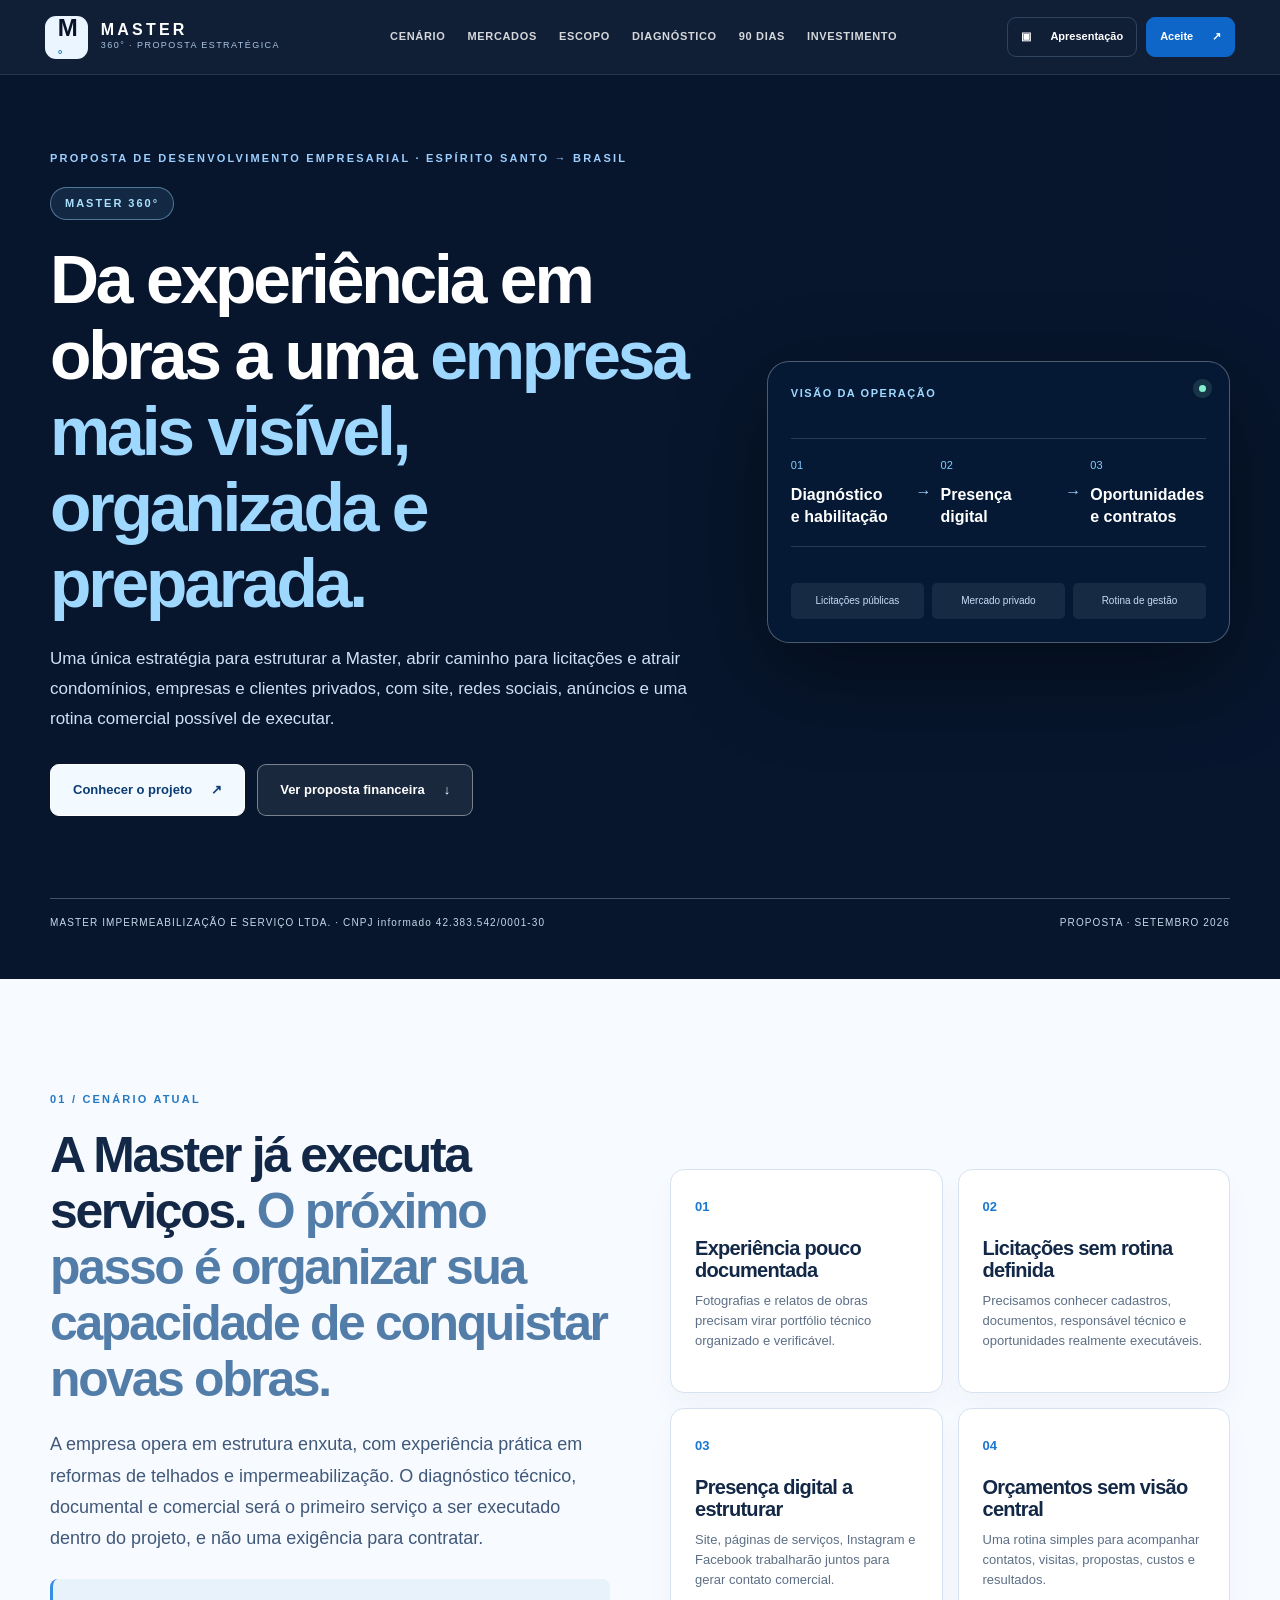
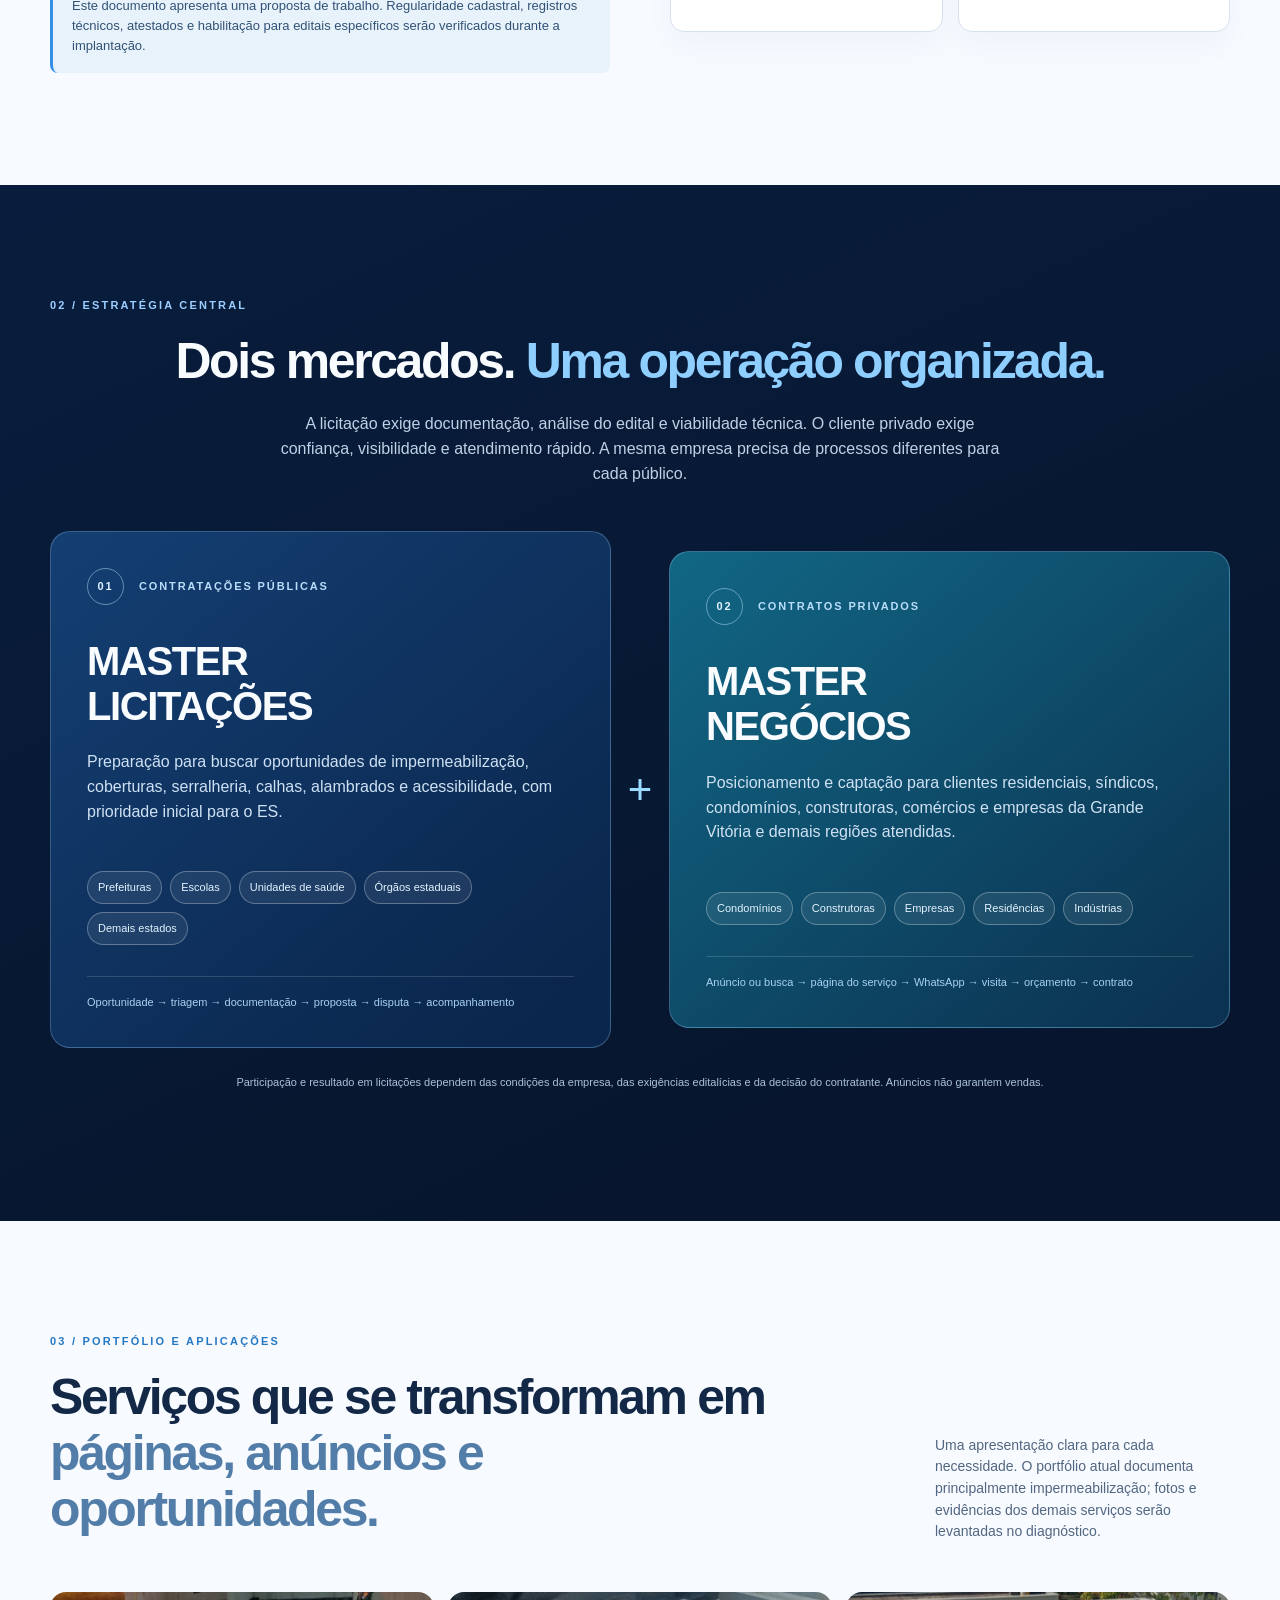
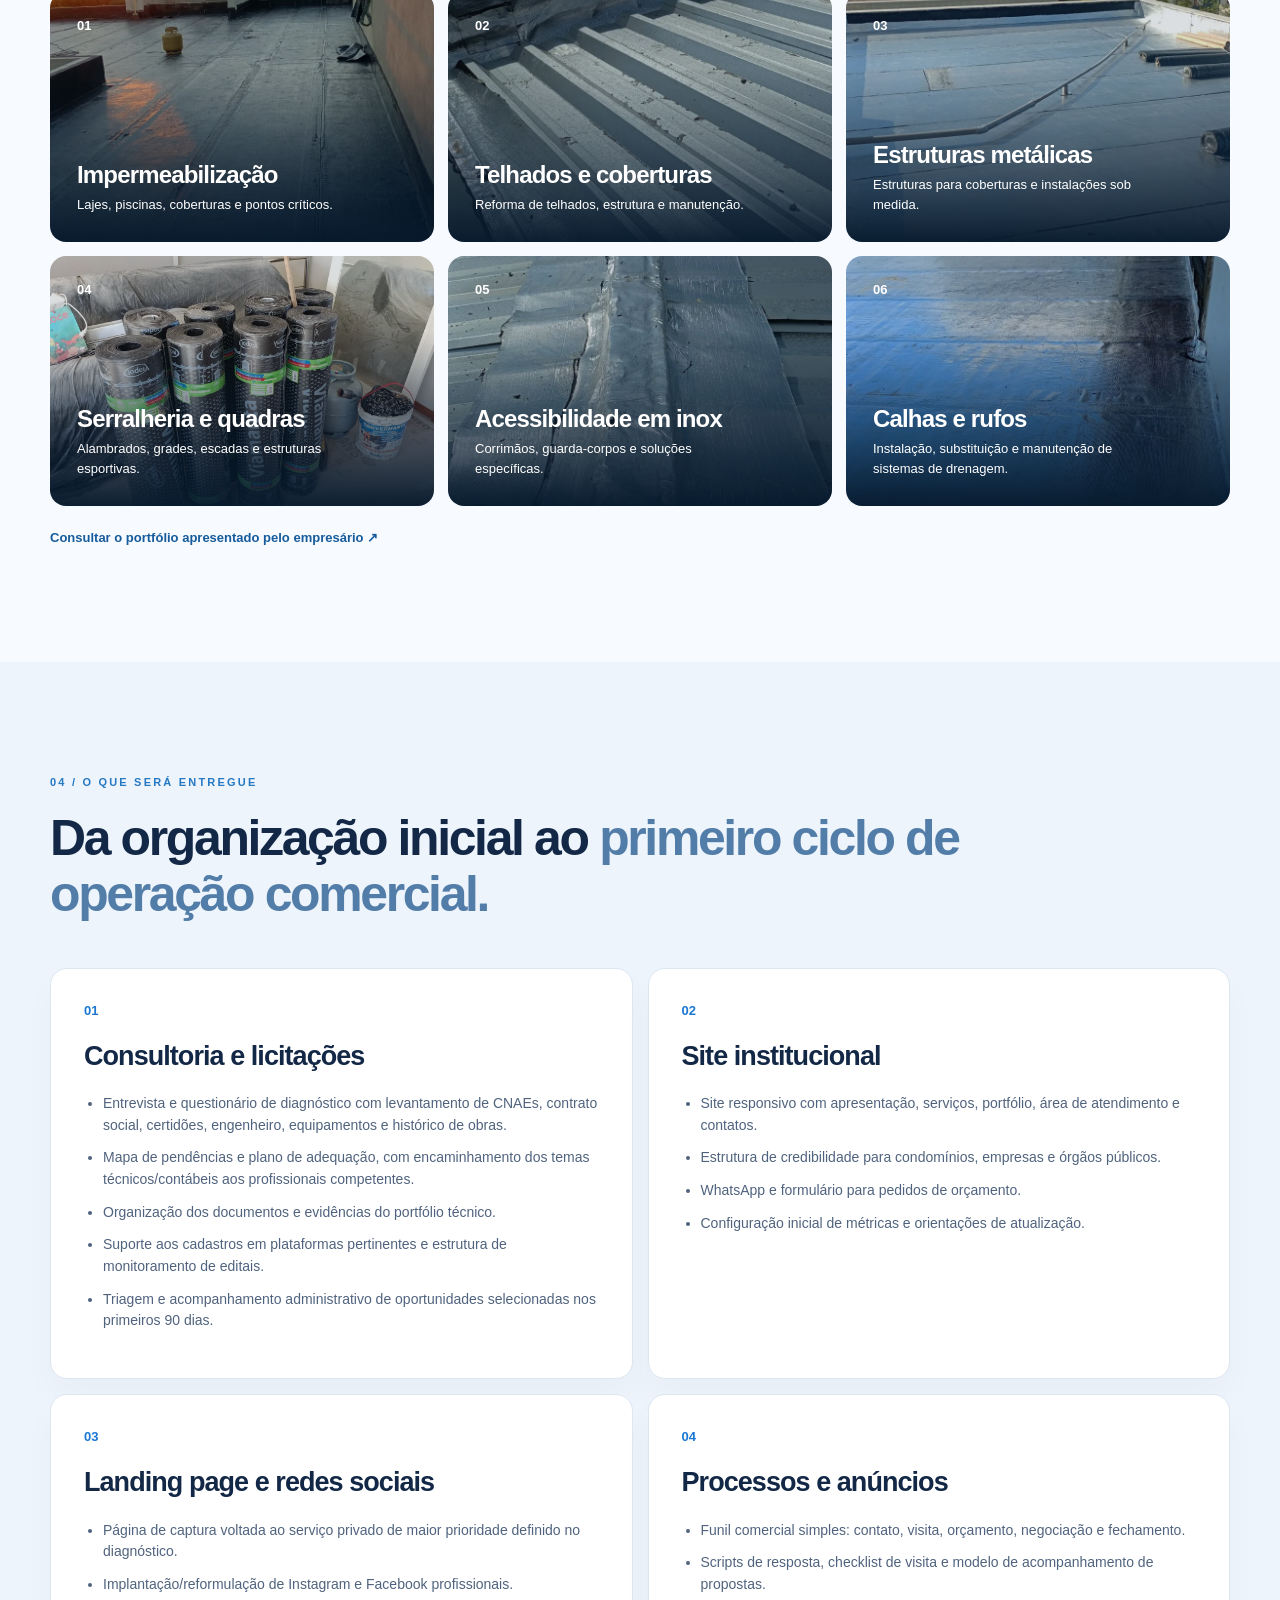
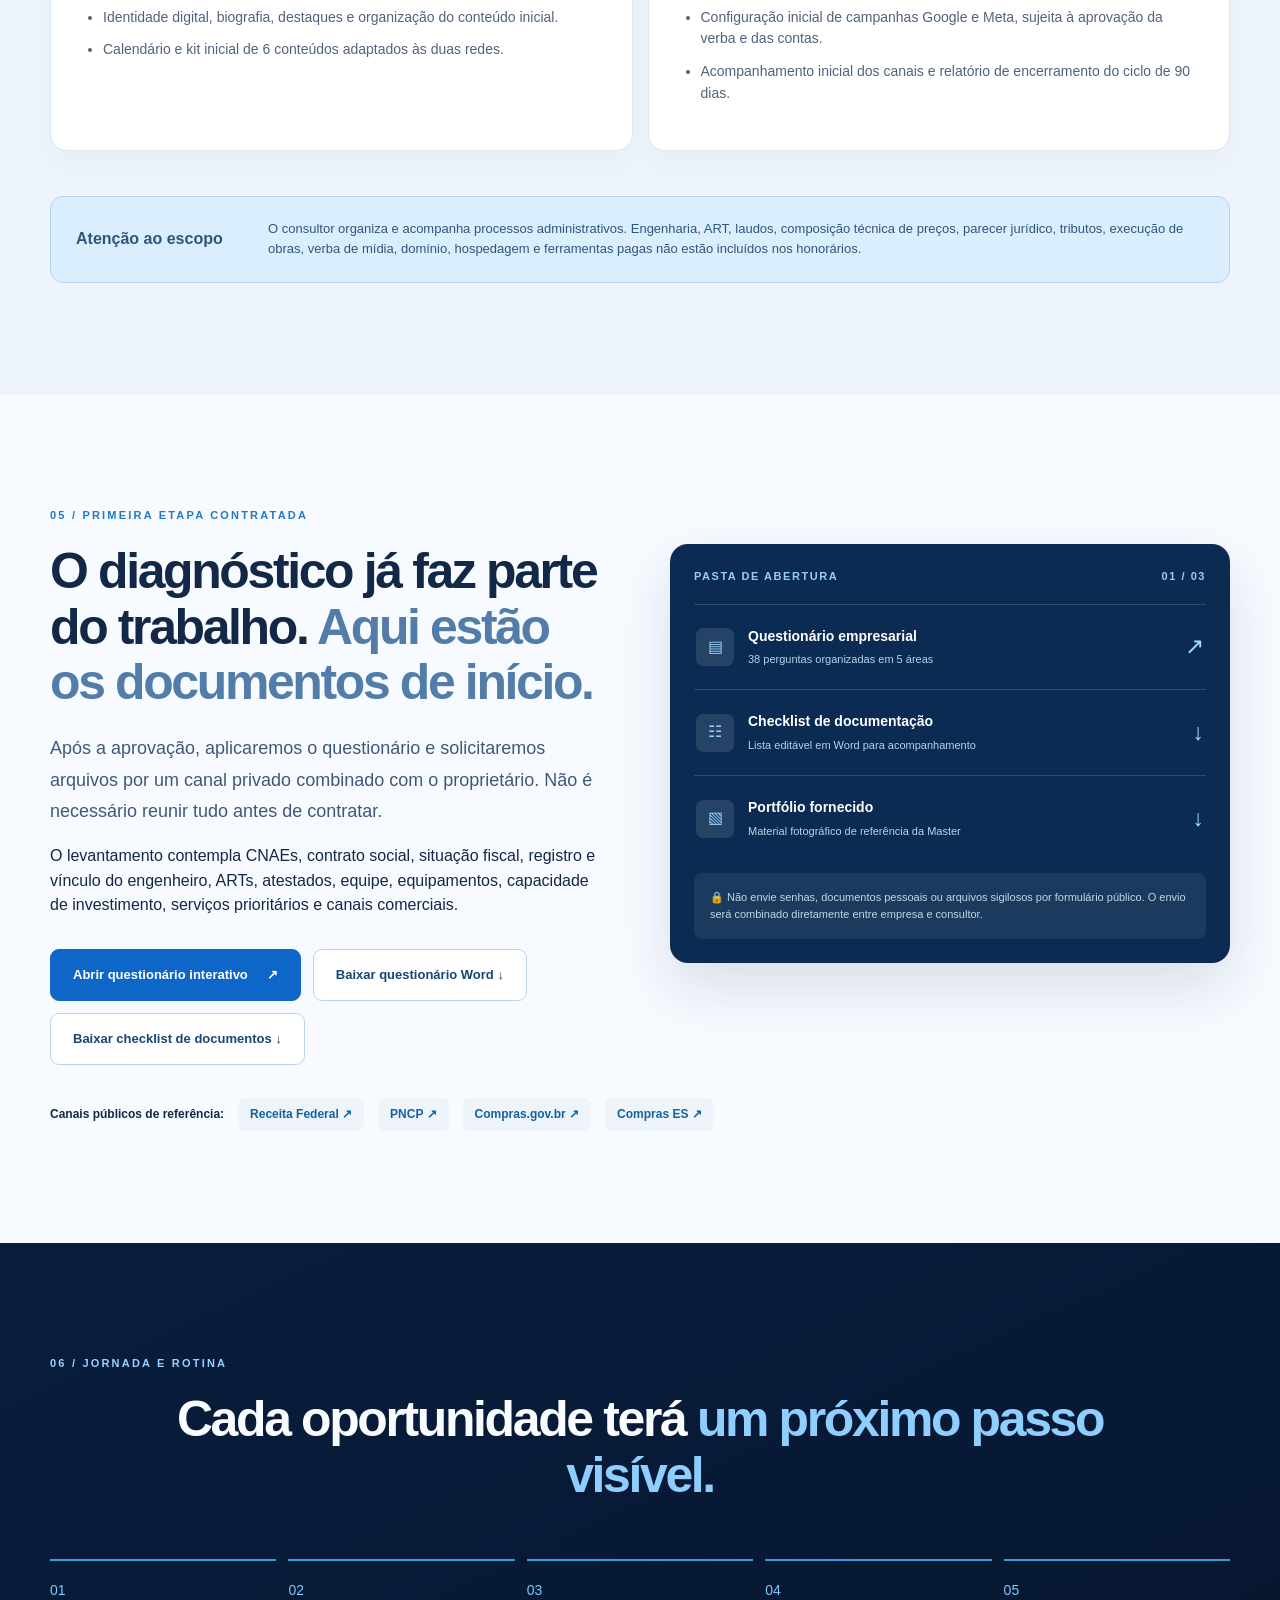
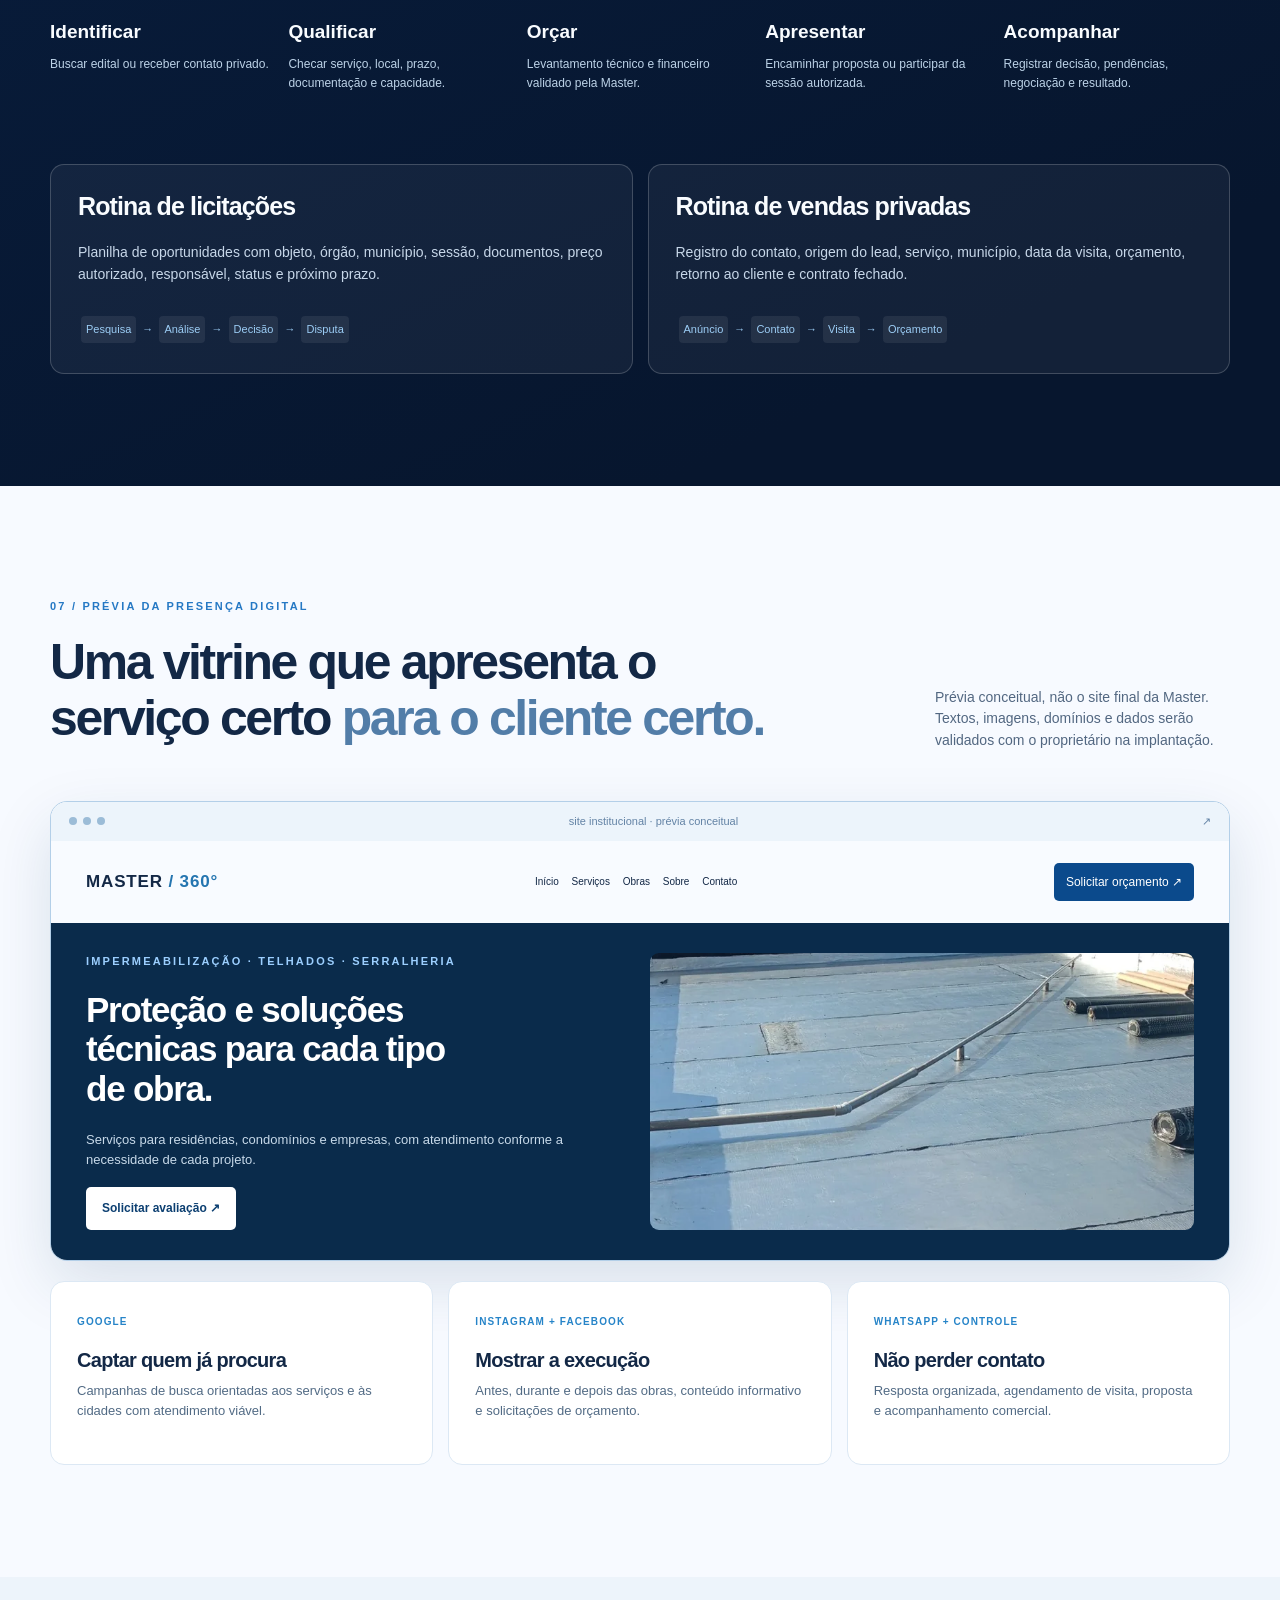
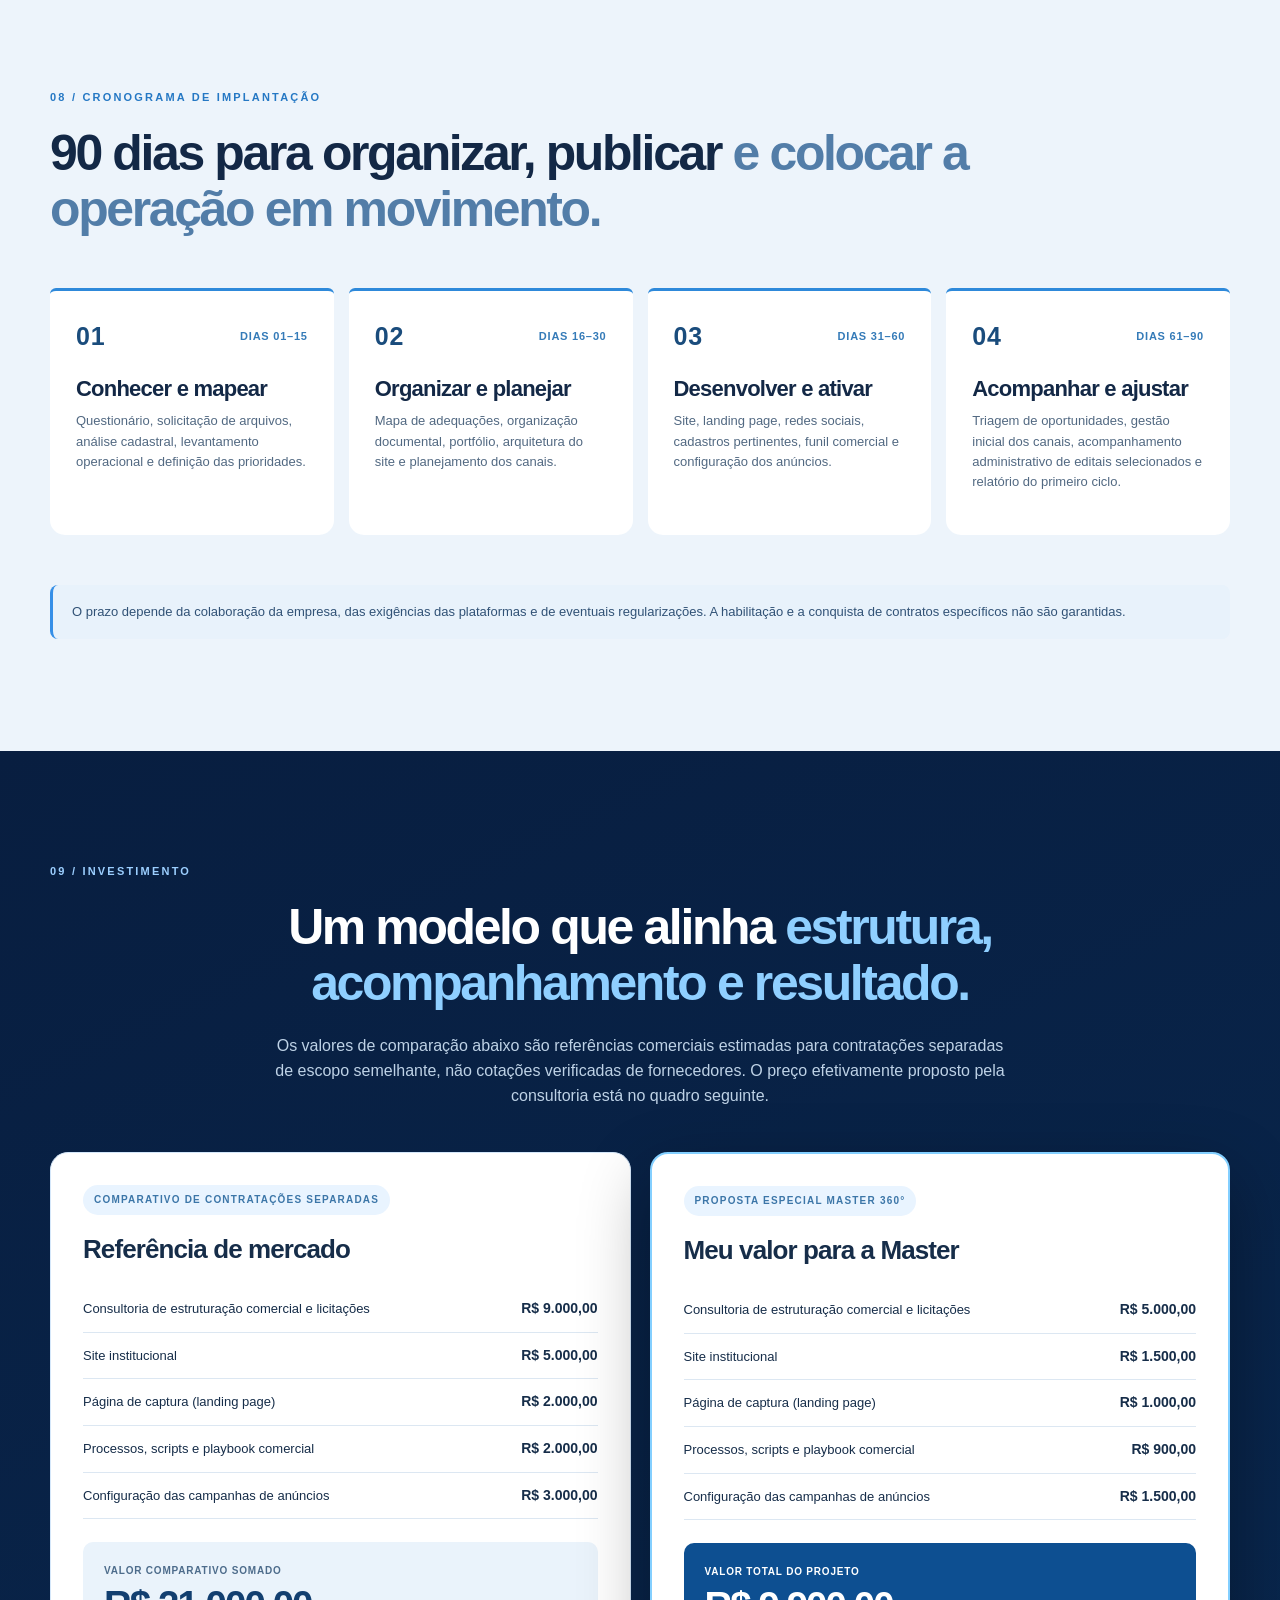
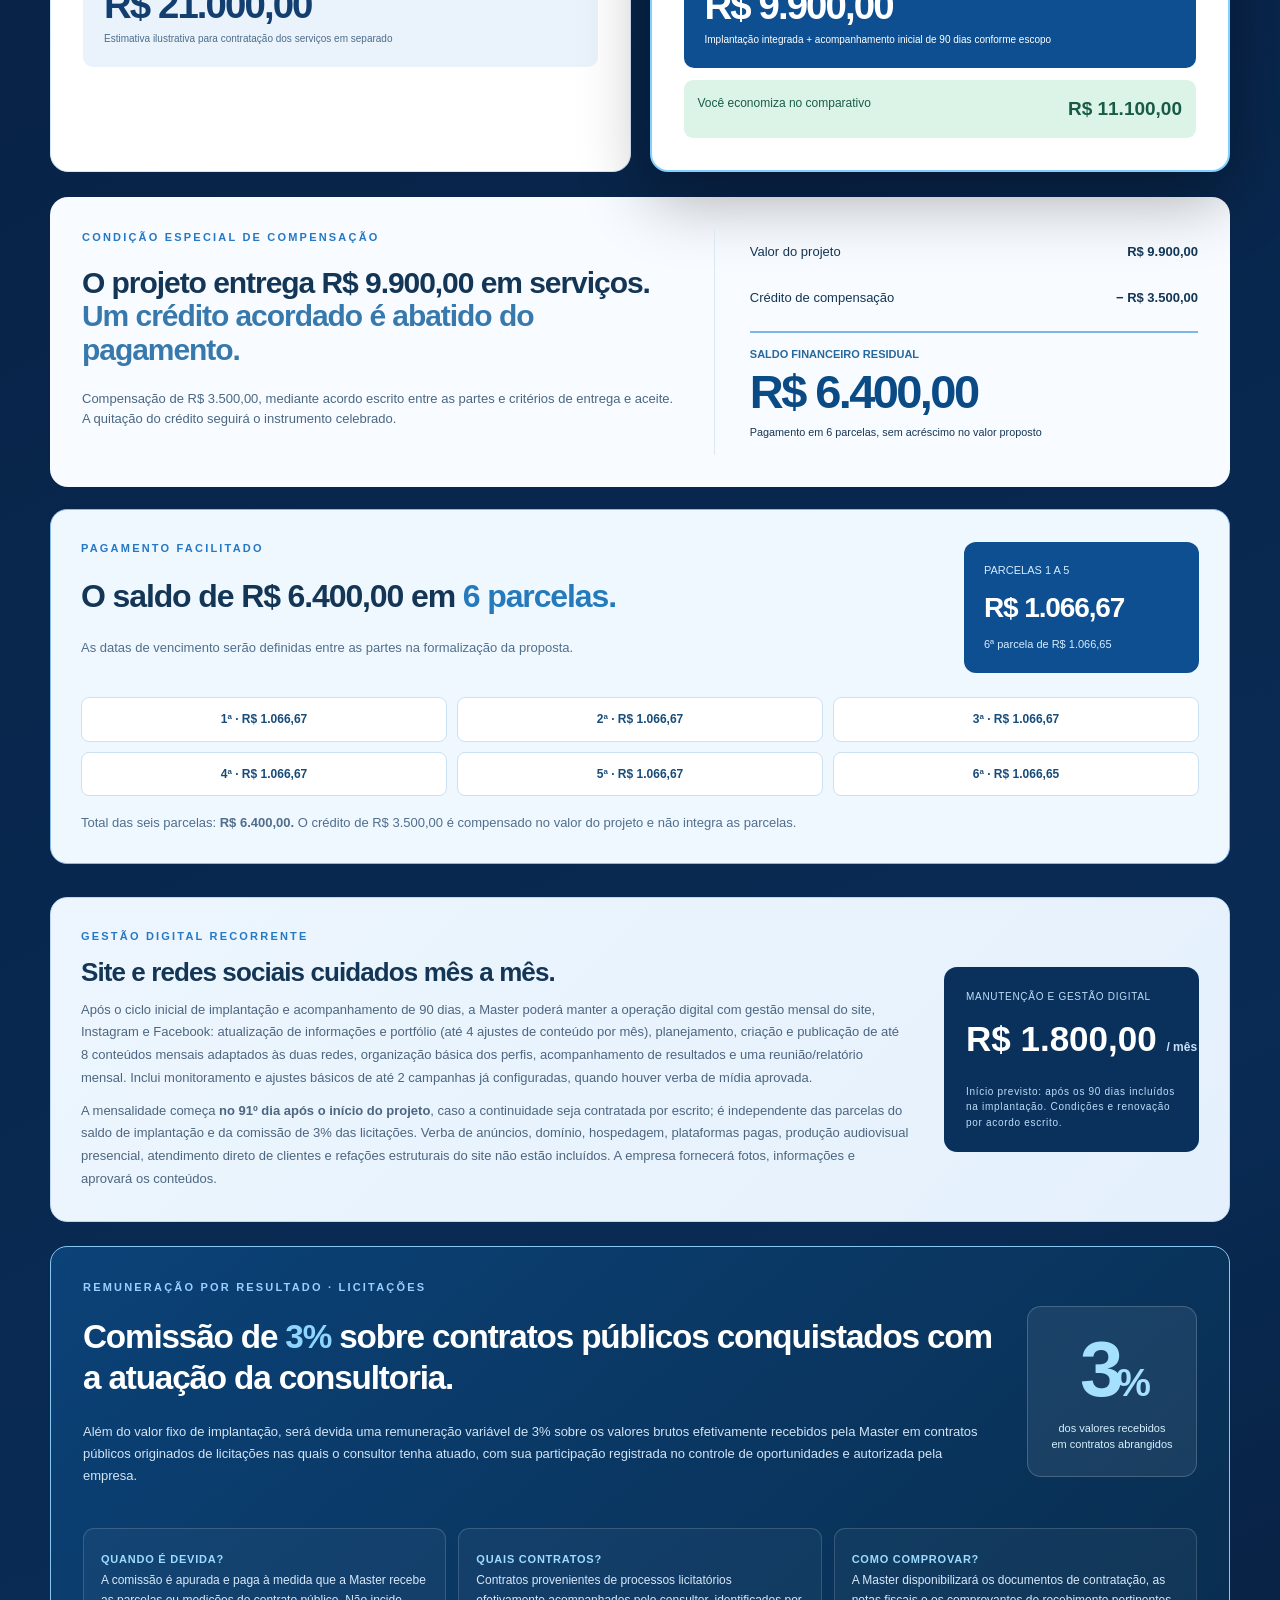
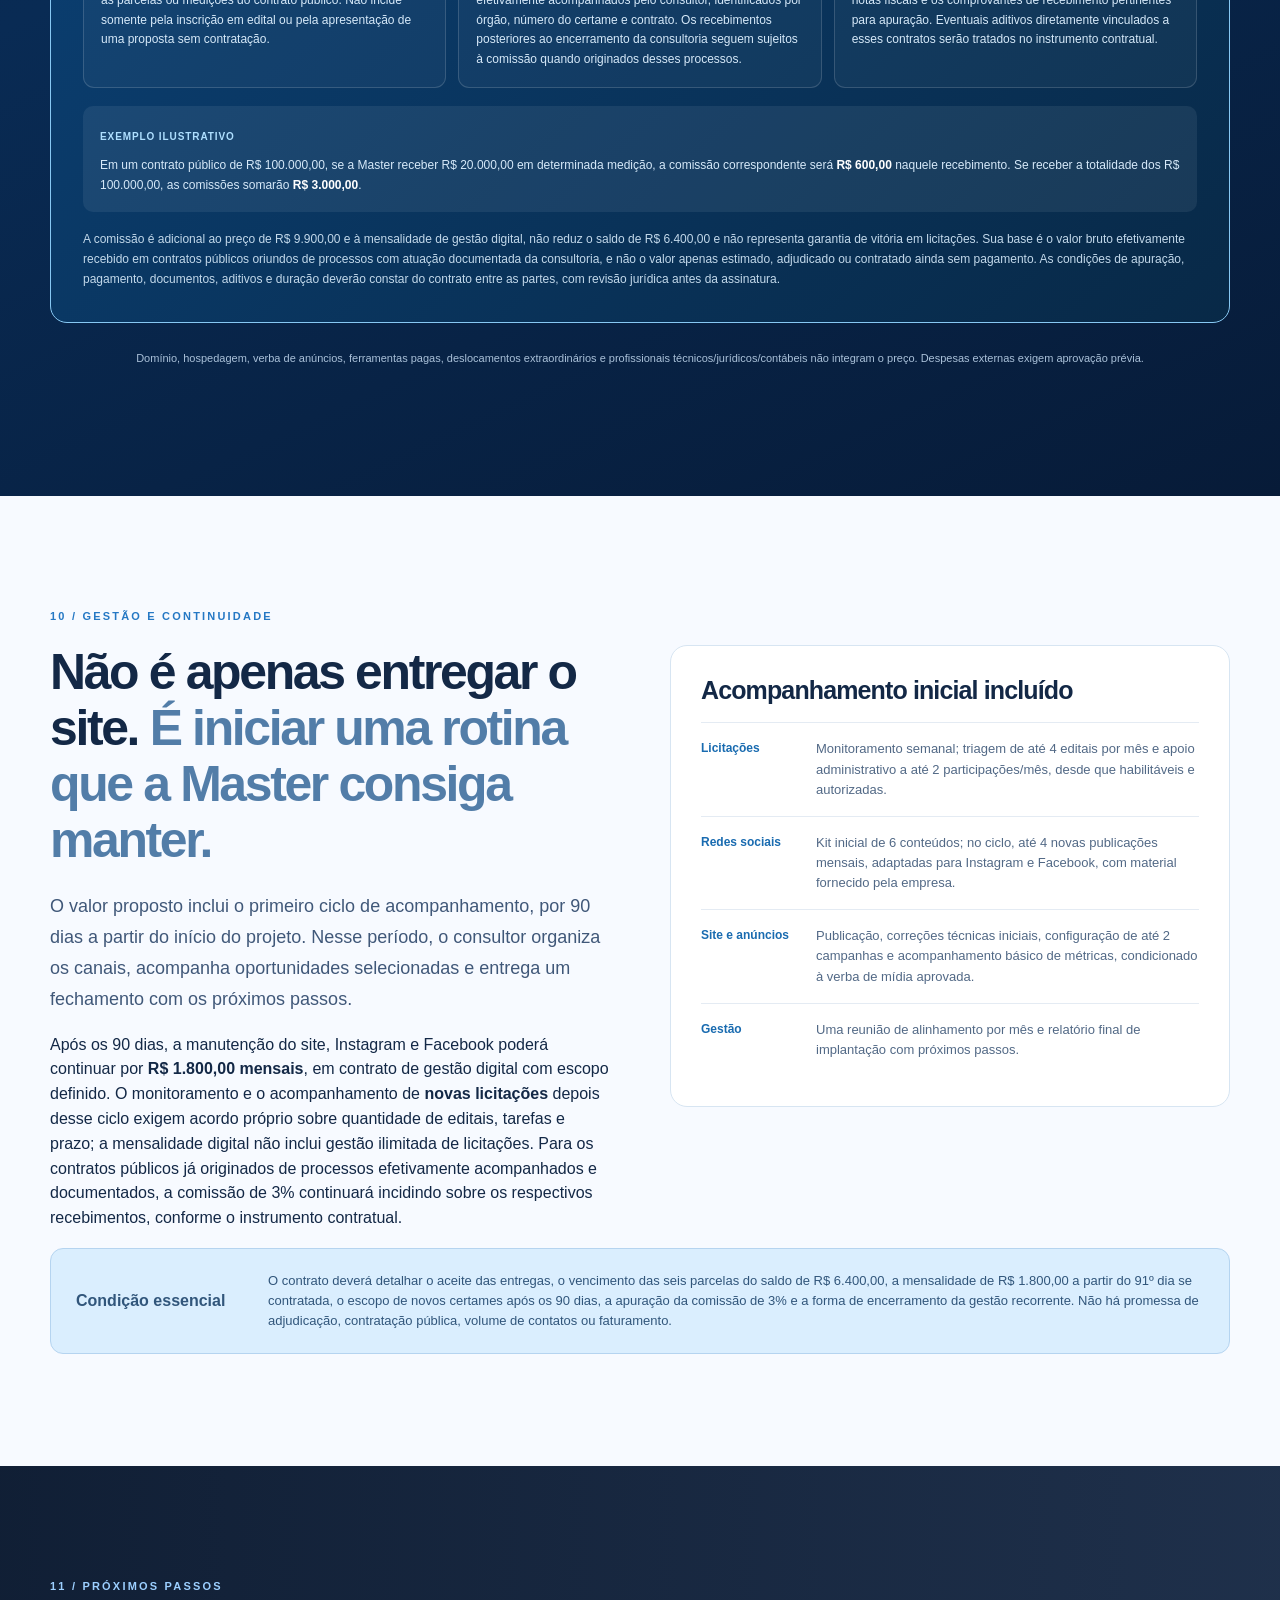
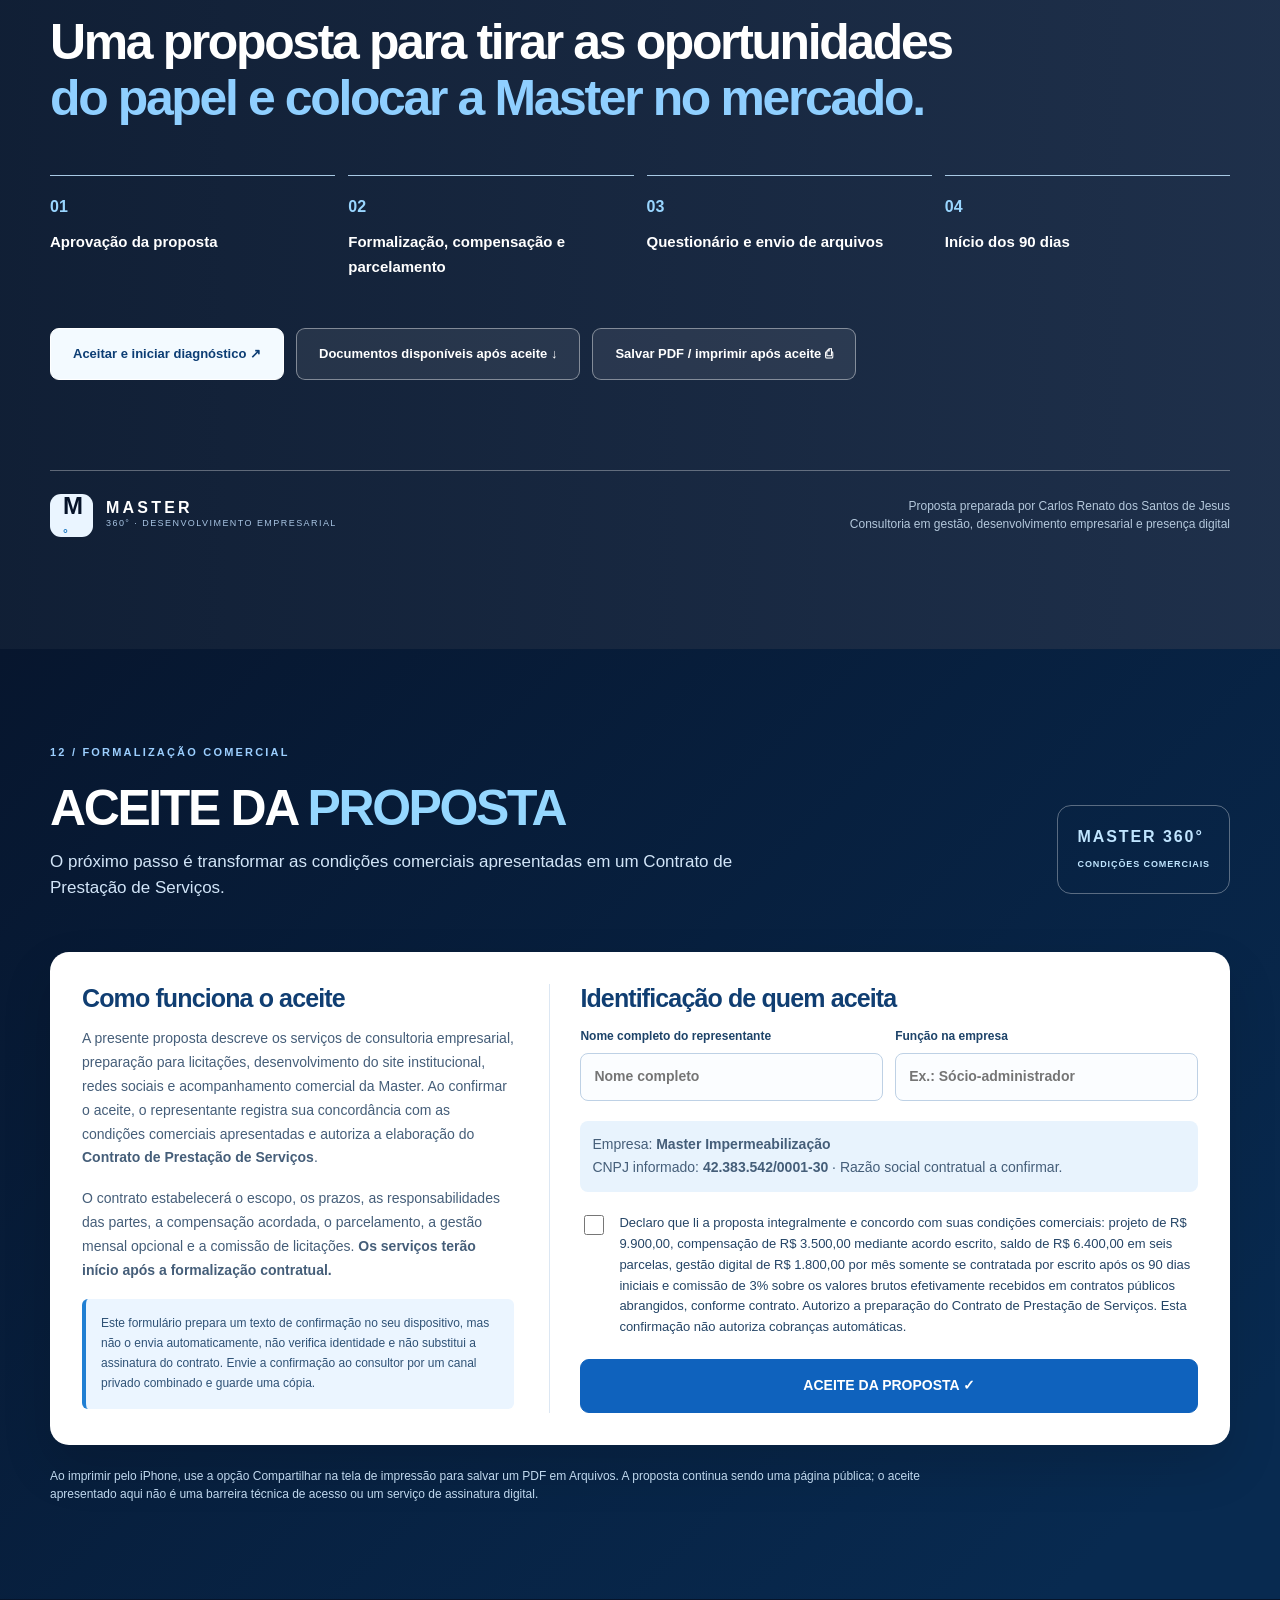
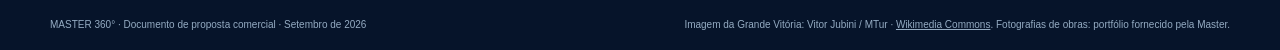
<file: index.html>
<!doctype html>
<html lang="pt-BR">
<head>
<meta charset="utf-8"><meta name="viewport" content="width=device-width,initial-scale=1"><meta name="theme-color" content="#071a37">
<title>MASTER 360° | Proposta de Estruturação e Expansão Comercial</title>
<meta name="description" content="Proposta interativa de estruturação da Master: licitações, site, Instagram, Facebook e mercado privado.">
<link rel="stylesheet" href="style.css">
</head>
<body>
<div class="progress" id="progress"></div>
<header class="topbar"><a class="brand" href="#inicio"><span class="brand-mark">M<span>°</span></span><span><b>MASTER</b><small>360° · PROPOSTA ESTRATÉGICA</small></span></a><nav class="nav" aria-label="Navegação"><a href="#cenario">Cenário</a><a href="#motores">Mercados</a><a href="#entregas">Escopo</a><a href="#diagnostico">Diagnóstico</a><a href="#cronograma">90 dias</a><a href="#investimento">Investimento</a></nav><div class="top-actions"><button id="presentBtn" class="ghost small" type="button" title="Modo apresentação">▣ <span>Apresentação</span></button><a class="btn small" href="#aceite">Aceite <span>↗</span></a></div></header>
<main>
<section id="inicio" class="hero panel"><div class="hero-bg" role="img" aria-label="Vista da Grande Vitória e da Terceira Ponte"></div><div class="container hero-content"><div class="eyebrow light">PROPOSTA DE DESENVOLVIMENTO EMPRESARIAL <span>·</span> ESPÍRITO SANTO → BRASIL</div><div class="hero-grid"><div><div class="tag">MASTER 360°</div><h1>Da experiência em obras a uma <em>empresa mais visível, organizada e preparada.</em></h1><p>Uma única estratégia para estruturar a Master, abrir caminho para licitações e atrair condomínios, empresas e clientes privados, com site, redes sociais, anúncios e uma rotina comercial possível de executar.</p><div class="btn-row"><a class="btn bright" href="#motores">Conhecer o projeto <span>↗</span></a><a class="btn glass" href="#investimento">Ver proposta financeira <span>↓</span></a></div></div><div class="hero-card"><div class="hero-card-top"><span>VISÃO DA OPERAÇÃO</span><span class="live-dot"></span></div><div class="hero-pipeline"><div><span>01</span><strong>Diagnóstico<br>e habilitação</strong></div><b>→</b><div><span>02</span><strong>Presença<br>digital</strong></div><b>→</b><div><span>03</span><strong>Oportunidades<br>e contratos</strong></div></div><div class="hero-bottom"><span>Licitações públicas</span><span>Mercado privado</span><span>Rotina de gestão</span></div></div></div><div class="hero-foot"><span>MASTER IMPERMEABILIZAÇÃO E SERVIÇO LTDA. · CNPJ informado 42.383.542/0001-30</span><span>PROPOSTA · SETEMBRO 2026</span></div></div></section>
<section id="cenario" class="section panel"><div class="container"><div class="eyebrow">01 / CENÁRIO ATUAL</div><div class="split"><div><h2>A Master já executa serviços. <span>O próximo passo é organizar sua capacidade de conquistar novas obras.</span></h2><p class="lead">A empresa opera em estrutura enxuta, com experiência prática em reformas de telhados e impermeabilização. O diagnóstico técnico, documental e comercial será o primeiro serviço a ser executado dentro do projeto, e não uma exigência para contratar.</p><div class="note">Este documento apresenta uma proposta de trabalho. Regularidade cadastral, registros técnicos, atestados e habilitação para editais específicos serão verificados durante a implantação.</div></div><div class="issue-grid"><article class="issue"><b>01</b><h3>Experiência pouco documentada</h3><p>Fotografias e relatos de obras precisam virar portfólio técnico organizado e verificável.</p></article><article class="issue"><b>02</b><h3>Licitações sem rotina definida</h3><p>Precisamos conhecer cadastros, documentos, responsável técnico e oportunidades realmente executáveis.</p></article><article class="issue"><b>03</b><h3>Presença digital a estruturar</h3><p>Site, páginas de serviços, Instagram e Facebook trabalharão juntos para gerar contato comercial.</p></article><article class="issue"><b>04</b><h3>Orçamentos sem visão central</h3><p>Uma rotina simples para acompanhar contatos, visitas, propostas, custos e resultados.</p></article></div></div></div></section>
<section id="motores" class="section section-dark panel"><div class="container"><div class="eyebrow light">02 / ESTRATÉGIA CENTRAL</div><h2 class="center">Dois mercados. <span>Uma operação organizada.</span></h2><p class="center intro">A licitação exige documentação, análise do edital e viabilidade técnica. O cliente privado exige confiança, visibilidade e atendimento rápido. A mesma empresa precisa de processos diferentes para cada público.</p><div class="motors"><article class="motor"><div class="motor-head"><span class="round">01</span><span>CONTRATAÇÕES PÚBLICAS</span></div><h3>MASTER<br>LICITAÇÕES</h3><p>Preparação para buscar oportunidades de impermeabilização, coberturas, serralheria, calhas, alambrados e acessibilidade, com prioridade inicial para o ES.</p><div class="pillset"><span>Prefeituras</span><span>Escolas</span><span>Unidades de saúde</span><span>Órgãos estaduais</span><span>Demais estados</span></div><div class="motor-footer">Oportunidade → triagem → documentação → proposta → disputa → acompanhamento</div></article><div class="motor-link">+</div><article class="motor motor-alt"><div class="motor-head"><span class="round">02</span><span>CONTRATOS PRIVADOS</span></div><h3>MASTER<br>NEGÓCIOS</h3><p>Posicionamento e captação para clientes residenciais, síndicos, condomínios, construtoras, comércios e empresas da Grande Vitória e demais regiões atendidas.</p><div class="pillset"><span>Condomínios</span><span>Construtoras</span><span>Empresas</span><span>Residências</span><span>Indústrias</span></div><div class="motor-footer">Anúncio ou busca → página do serviço → WhatsApp → visita → orçamento → contrato</div></article></div><p class="fine center">Participação e resultado em licitações dependem das condições da empresa, das exigências editalícias e da decisão do contratante. Anúncios não garantem vendas.</p></div></section>
<section id="servicos" class="section panel"><div class="container"><div class="eyebrow">03 / PORTFÓLIO E APLICAÇÕES</div><div class="section-head"><h2>Serviços que se transformam em <span>páginas, anúncios e oportunidades.</span></h2><p>Uma apresentação clara para cada necessidade. O portfólio atual documenta principalmente impermeabilização; fotos e evidências dos demais serviços serão levantadas no diagnóstico.</p></div><div class="service-grid"><article class="service photo" style="--photo:url('assets/obra_6.webp')"><div class="service-shade"></div><span>01</span><h3>Impermeabilização</h3><p>Lajes, piscinas, coberturas e pontos críticos.</p></article><article class="service photo" style="--photo:url('assets/obra_4.webp')"><div class="service-shade"></div><span>02</span><h3>Telhados e coberturas</h3><p>Reforma de telhados, estrutura e manutenção.</p></article><article class="service photo" style="--photo:url('assets/obra_3.webp')"><div class="service-shade"></div><span>03</span><h3>Estruturas metálicas</h3><p>Estruturas para coberturas e instalações sob medida.</p></article><article class="service photo" style="--photo:url('assets/obra_1.webp')"><div class="service-shade"></div><span>04</span><h3>Serralheria e quadras</h3><p>Alambrados, grades, escadas e estruturas esportivas.</p></article><article class="service photo" style="--photo:url('assets/obra_5.webp')"><div class="service-shade"></div><span>05</span><h3>Acessibilidade em inox</h3><p>Corrimãos, guarda-corpos e soluções específicas.</p></article><article class="service photo" style="--photo:url('assets/obra_2.webp')"><div class="service-shade"></div><span>06</span><h3>Calhas e rufos</h3><p>Instalação, substituição e manutenção de sistemas de drenagem.</p></article></div><a href="documentos/portfolio_master_atual.docx" class="text-link" download>Consultar o portfólio apresentado pelo empresário ↗</a></div></section>
<section id="entregas" class="section section-pale panel"><div class="container"><div class="eyebrow">04 / O QUE SERÁ ENTREGUE</div><h2>Da organização inicial ao <span>primeiro ciclo de operação comercial.</span></h2><div class="deliveries"><article><span class="num">01</span><h3>Consultoria e licitações</h3><ul><li>Entrevista e questionário de diagnóstico com levantamento de CNAEs, contrato social, certidões, engenheiro, equipamentos e histórico de obras.</li><li>Mapa de pendências e plano de adequação, com encaminhamento dos temas técnicos/contábeis aos profissionais competentes.</li><li>Organização dos documentos e evidências do portfólio técnico.</li><li>Suporte aos cadastros em plataformas pertinentes e estrutura de monitoramento de editais.</li><li>Triagem e acompanhamento administrativo de oportunidades selecionadas nos primeiros 90 dias.</li></ul></article><article><span class="num">02</span><h3>Site institucional</h3><ul><li>Site responsivo com apresentação, serviços, portfólio, área de atendimento e contatos.</li><li>Estrutura de credibilidade para condomínios, empresas e órgãos públicos.</li><li>WhatsApp e formulário para pedidos de orçamento.</li><li>Configuração inicial de métricas e orientações de atualização.</li></ul></article><article><span class="num">03</span><h3>Landing page e redes sociais</h3><ul><li>Página de captura voltada ao serviço privado de maior prioridade definido no diagnóstico.</li><li>Implantação/reformulação de Instagram e Facebook profissionais.</li><li>Identidade digital, biografia, destaques e organização do conteúdo inicial.</li><li>Calendário e kit inicial de 6 conteúdos adaptados às duas redes.</li></ul></article><article><span class="num">04</span><h3>Processos e anúncios</h3><ul><li>Funil comercial simples: contato, visita, orçamento, negociação e fechamento.</li><li>Scripts de resposta, checklist de visita e modelo de acompanhamento de propostas.</li><li>Configuração inicial de campanhas Google e Meta, sujeita à aprovação da verba e das contas.</li><li>Acompanhamento inicial dos canais e relatório de encerramento do ciclo de 90 dias.</li></ul></article></div><div class="callout"><strong>Atenção ao escopo</strong><p>O consultor organiza e acompanha processos administrativos. Engenharia, ART, laudos, composição técnica de preços, parecer jurídico, tributos, execução de obras, verba de mídia, domínio, hospedagem e ferramentas pagas não estão incluídos nos honorários.</p></div></div></section>
<section id="diagnostico" class="section panel"><div class="container"><div class="eyebrow">05 / PRIMEIRA ETAPA CONTRATADA</div><div class="split align-start"><div><h2>O diagnóstico já faz parte do trabalho. <span>Aqui estão os documentos de início.</span></h2><p class="lead">Após a aprovação, aplicaremos o questionário e solicitaremos arquivos por um canal privado combinado com o proprietário. Não é necessário reunir tudo antes de contratar.</p><p>O levantamento contempla CNAEs, contrato social, situação fiscal, registro e vínculo do engenheiro, ARTs, atestados, equipe, equipamentos, capacidade de investimento, serviços prioritários e canais comerciais.</p><div class="btn-row wrap"><a data-after-accept="true" href="questionario.html" class="btn">Abrir questionário interativo <span>↗</span></a><a data-after-accept="true" href="documentos/questionario_diagnostico_master.docx" class="btn outline" download>Baixar questionário Word ↓</a><a data-after-accept="true" href="documentos/checklist_documentos_master.docx" class="btn outline" download>Baixar checklist de documentos ↓</a></div></div><div class="doc-card"><div class="doc-card-head"><span>PASTA DE ABERTURA</span><span>01 / 03</span></div><a data-after-accept="true" class="doc-row" href="questionario.html"><span class="doc-ico">▤</span><span><b>Questionário empresarial</b><small>38 perguntas organizadas em 5 áreas</small></span><span>↗</span></a><a data-after-accept="true" class="doc-row" href="documentos/checklist_documentos_master.docx" download><span class="doc-ico">☷</span><span><b>Checklist de documentação</b><small>Lista editável em Word para acompanhamento</small></span><span>↓</span></a><a class="doc-row" href="documentos/portfolio_master_atual.docx" download><span class="doc-ico">▧</span><span><b>Portfólio fornecido</b><small>Material fotográfico de referência da Master</small></span><span>↓</span></a><p class="safe-note">🔒 Não envie senhas, documentos pessoais ou arquivos sigilosos por formulário público. O envio será combinado diretamente entre empresa e consultor.</p></div></div><div class="official"><b>Canais públicos de referência:</b><a href="https://www.gov.br/pt-br/servicos/consultar-cadastro-nacional-de-pessoas-juridicas" target="_blank" rel="noopener">Receita Federal ↗</a><a href="https://pncp.gov.br/app/editais" target="_blank" rel="noopener">PNCP ↗</a><a href="https://www.gov.br/compras/pt-br" target="_blank" rel="noopener">Compras.gov.br ↗</a><a href="https://compras.es.gov.br/" target="_blank" rel="noopener">Compras ES ↗</a></div></div></section>
<section id="jornada" class="section section-dark panel"><div class="container"><div class="eyebrow light">06 / JORNADA E ROTINA</div><h2 class="center">Cada oportunidade terá <span>um próximo passo visível.</span></h2><div class="journey"><div><span>01</span><b>Identificar</b><p>Buscar edital ou receber contato privado.</p></div><div><span>02</span><b>Qualificar</b><p>Checar serviço, local, prazo, documentação e capacidade.</p></div><div><span>03</span><b>Orçar</b><p>Levantamento técnico e financeiro validado pela Master.</p></div><div><span>04</span><b>Apresentar</b><p>Encaminhar proposta ou participar da sessão autorizada.</p></div><div><span>05</span><b>Acompanhar</b><p>Registrar decisão, pendências, negociação e resultado.</p></div></div><div class="two-panels"><article><h3>Rotina de licitações</h3><p>Planilha de oportunidades com objeto, órgão, município, sessão, documentos, preço autorizado, responsável, status e próximo prazo.</p><div class="flow"><span>Pesquisa</span> → <span>Análise</span> → <span>Decisão</span> → <span>Disputa</span></div></article><article><h3>Rotina de vendas privadas</h3><p>Registro do contato, origem do lead, serviço, município, data da visita, orçamento, retorno ao cliente e contrato fechado.</p><div class="flow"><span>Anúncio</span> → <span>Contato</span> → <span>Visita</span> → <span>Orçamento</span></div></article></div></div></section>
<section id="digital" class="section panel"><div class="container"><div class="eyebrow">07 / PRÉVIA DA PRESENÇA DIGITAL</div><div class="section-head"><h2>Uma vitrine que apresenta o serviço certo <span>para o cliente certo.</span></h2><p>Prévia conceitual, não o site final da Master. Textos, imagens, domínios e dados serão validados com o proprietário na implantação.</p></div><div class="browser"><div class="browser-bar"><div class="dots"><i></i><i></i><i></i></div><span>site institucional · prévia conceitual</span><span>↗</span></div><div class="browser-content"><div class="mock-nav"><b>MASTER<span> / 360°</span></b><small>Início　 Serviços　 Obras　 Sobre　 Contato</small><span>Solicitar orçamento ↗</span></div><div class="mock-main"><div><span class="eyebrow light">IMPERMEABILIZAÇÃO · TELHADOS · SERRALHERIA</span><h3>Proteção e soluções técnicas para cada tipo de obra.</h3><p>Serviços para residências, condomínios e empresas, com atendimento conforme a necessidade de cada projeto.</p><span class="mock-button">Solicitar avaliação ↗</span></div><div class="mock-photo" role="img" aria-label="Obra de impermeabilização apresentada no portfólio da Master"></div></div></div></div><div class="three-cards"><article><span>GOOGLE</span><h3>Captar quem já procura</h3><p>Campanhas de busca orientadas aos serviços e às cidades com atendimento viável.</p></article><article><span>INSTAGRAM + FACEBOOK</span><h3>Mostrar a execução</h3><p>Antes, durante e depois das obras, conteúdo informativo e solicitações de orçamento.</p></article><article><span>WHATSAPP + CONTROLE</span><h3>Não perder contato</h3><p>Resposta organizada, agendamento de visita, proposta e acompanhamento comercial.</p></article></div></div></section>
<section id="cronograma" class="section section-pale panel"><div class="container"><div class="eyebrow">08 / CRONOGRAMA DE IMPLANTAÇÃO</div><h2>90 dias para organizar, publicar <span>e colocar a operação em movimento.</span></h2><div class="timeline"><article><div><b>01</b><span>DIAS 01–15</span></div><h3>Conhecer e mapear</h3><p>Questionário, solicitação de arquivos, análise cadastral, levantamento operacional e definição das prioridades.</p></article><article><div><b>02</b><span>DIAS 16–30</span></div><h3>Organizar e planejar</h3><p>Mapa de adequações, organização documental, portfólio, arquitetura do site e planejamento dos canais.</p></article><article><div><b>03</b><span>DIAS 31–60</span></div><h3>Desenvolver e ativar</h3><p>Site, landing page, redes sociais, cadastros pertinentes, funil comercial e configuração dos anúncios.</p></article><article><div><b>04</b><span>DIAS 61–90</span></div><h3>Acompanhar e ajustar</h3><p>Triagem de oportunidades, gestão inicial dos canais, acompanhamento administrativo de editais selecionados e relatório do primeiro ciclo.</p></article></div><div class="note">O prazo depende da colaboração da empresa, das exigências das plataformas e de eventuais regularizações. A habilitação e a conquista de contratos específicos não são garantidas.</div></div></section>
<section id="investimento" class="section investment panel"><div class="container"><div class="eyebrow light">09 / INVESTIMENTO</div><h2 class="center">Um modelo que alinha <span>estrutura, acompanhamento e resultado.</span></h2><p class="center intro">Os valores de comparação abaixo são referências comerciais estimadas para contratações separadas de escopo semelhante, não cotações verificadas de fornecedores. O preço efetivamente proposto pela consultoria está no quadro seguinte.</p><div class="price-grid"><article class="price-card reference"><div class="price-tag">COMPARATIVO DE CONTRATAÇÕES SEPARADAS</div><h3>Referência de mercado</h3><div class="line"><span>Consultoria de estruturação comercial e licitações</span><b>R$ 9.000,00</b></div><div class="line"><span>Site institucional</span><b>R$ 5.000,00</b></div><div class="line"><span>Página de captura (landing page)</span><b>R$ 2.000,00</b></div><div class="line"><span>Processos, scripts e playbook comercial</span><b>R$ 2.000,00</b></div><div class="line"><span>Configuração das campanhas de anúncios</span><b>R$ 3.000,00</b></div><div class="total"><span>VALOR COMPARATIVO SOMADO</span><strong>R$ 21.000,00</strong><small>Estimativa ilustrativa para contratação dos serviços em separado</small></div></article><article class="price-card offer"><div class="price-tag">PROPOSTA ESPECIAL MASTER 360°</div><h3>Meu valor para a Master</h3><div class="line"><span>Consultoria de estruturação comercial e licitações</span><b>R$ 5.000,00</b></div><div class="line"><span>Site institucional</span><b>R$ 1.500,00</b></div><div class="line"><span>Página de captura (landing page)</span><b>R$ 1.000,00</b></div><div class="line"><span>Processos, scripts e playbook comercial</span><b>R$ 900,00</b></div><div class="line"><span>Configuração das campanhas de anúncios</span><b>R$ 1.500,00</b></div><div class="total"><span>VALOR TOTAL DO PROJETO</span><strong>R$ 9.900,00</strong><small>Implantação integrada + acompanhamento inicial de 90 dias conforme escopo</small></div><div class="saving"><span>Você economiza no comparativo</span><b>R$ 11.100,00</b></div></article></div><div class="settlement"><div><div class="eyebrow">CONDIÇÃO ESPECIAL DE COMPENSAÇÃO</div><h3>O projeto entrega R$ 9.900,00 em serviços. <span>Um crédito acordado é abatido do pagamento.</span></h3><p>Compensação de R$ 3.500,00, mediante acordo escrito entre as partes e critérios de entrega e aceite. A quitação do crédito seguirá o instrumento celebrado.</p></div><div class="settlement-numbers"><div><span>Valor do projeto</span><b>R$ 9.900,00</b></div><div><span>Crédito de compensação</span><b>− R$ 3.500,00</b></div><div class="last"><span>SALDO FINANCEIRO RESIDUAL</span><strong>R$ 6.400,00</strong><small>Pagamento em 6 parcelas, sem acréscimo no valor proposto</small></div></div></div>
<div class="payment-plan" aria-label="Plano de pagamento do saldo residual"><div class="payment-top"><div><div class="eyebrow">PAGAMENTO FACILITADO</div><h3>O saldo de R$ 6.400,00 em <span>6 parcelas.</span></h3><p>As datas de vencimento serão definidas entre as partes na formalização da proposta.</p></div><div class="payment-highlight"><span>PARCELAS 1 A 5</span><strong>R$ 1.066,67</strong><small>6ª parcela de R$ 1.066,65</small></div></div><div class="payment-installments"><span>1ª · R$ 1.066,67</span><span>2ª · R$ 1.066,67</span><span>3ª · R$ 1.066,67</span><span>4ª · R$ 1.066,67</span><span>5ª · R$ 1.066,67</span><span>6ª · R$ 1.066,65</span></div><p class="payment-caption">Total das seis parcelas: <strong>R$ 6.400,00.</strong> O crédito de R$ 3.500,00 é compensado no valor do projeto e não integra as parcelas.</p></div>
<div class="continuity-offer" id="mensalidade" aria-label="Gestão digital mensal"><div><div class="eyebrow">GESTÃO DIGITAL RECORRENTE</div><h3>Site e redes sociais <span>cuidados mês a mês.</span></h3><p>Após o ciclo inicial de implantação e acompanhamento de 90 dias, a Master poderá manter a operação digital com gestão mensal do site, Instagram e Facebook: atualização de informações e portfólio (até 4 ajustes de conteúdo por mês), planejamento, criação e publicação de até 8 conteúdos mensais adaptados às duas redes, organização básica dos perfis, acompanhamento de resultados e uma reunião/relatório mensal. Inclui monitoramento e ajustes básicos de até 2 campanhas já configuradas, quando houver verba de mídia aprovada.</p><p style="margin-top:10px">A mensalidade começa <strong>no 91º dia após o início do projeto</strong>, caso a continuidade seja contratada por escrito; é independente das parcelas do saldo de implantação e da comissão de 3% das licitações. Verba de anúncios, domínio, hospedagem, plataformas pagas, produção audiovisual presencial, atendimento direto de clientes e refações estruturais do site não estão incluídos. A empresa fornecerá fotos, informações e aprovará os conteúdos.</p></div><div class="continuity-price"><small>MANUTENÇÃO E GESTÃO DIGITAL</small><strong>R$ 1.800,00 <span>/ mês</span></strong><small>Início previsto: após os 90 dias incluídos na implantação. Condições e renovação por acordo escrito.</small></div></div>
<div class="success-fee" id="comissao"><div class="success-title"><div><div class="eyebrow light">REMUNERAÇÃO POR RESULTADO · LICITAÇÕES</div><h3>Comissão de <span>3%</span> sobre contratos públicos conquistados com a atuação da consultoria.</h3><p>Além do valor fixo de implantação, será devida uma remuneração variável de 3% sobre os valores brutos efetivamente recebidos pela Master em contratos públicos originados de licitações nas quais o consultor tenha atuado, com sua participação registrada no controle de oportunidades e autorizada pela empresa.</p></div><div class="success-number"><strong>3<span>%</span></strong><small>dos valores recebidos<br>em contratos abrangidos</small></div></div><div class="success-rules"><div><b>QUANDO É DEVIDA?</b><p>A comissão é apurada e paga à medida que a Master recebe as parcelas ou medições do contrato público. Não incide somente pela inscrição em edital ou pela apresentação de uma proposta sem contratação.</p></div><div><b>QUAIS CONTRATOS?</b><p>Contratos provenientes de processos licitatórios efetivamente acompanhados pelo consultor, identificados por órgão, número do certame e contrato. Os recebimentos posteriores ao encerramento da consultoria seguem sujeitos à comissão quando originados desses processos.</p></div><div><b>COMO COMPROVAR?</b><p>A Master disponibilizará os documentos de contratação, as notas fiscais e os comprovantes de recebimento pertinentes para apuração. Eventuais aditivos diretamente vinculados a esses contratos serão tratados no instrumento contratual.</p></div></div><div class="success-example"><span>EXEMPLO ILUSTRATIVO</span><p>Em um contrato público de R$ 100.000,00, se a Master receber R$ 20.000,00 em determinada medição, a comissão correspondente será <strong>R$ 600,00</strong> naquele recebimento. Se receber a totalidade dos R$ 100.000,00, as comissões somarão <strong>R$ 3.000,00</strong>.</p></div><p class="fee-disclaimer">A comissão é adicional ao preço de R$ 9.900,00 e à mensalidade de gestão digital, não reduz o saldo de R$ 6.400,00 e não representa garantia de vitória em licitações. Sua base é o valor bruto efetivamente recebido em contratos públicos oriundos de processos com atuação documentada da consultoria, e não o valor apenas estimado, adjudicado ou contratado ainda sem pagamento. As condições de apuração, pagamento, documentos, aditivos e duração deverão constar do contrato entre as partes, com revisão jurídica antes da assinatura.</p></div><p class="fine center" style="margin-top:26px">Domínio, hospedagem, verba de anúncios, ferramentas pagas, deslocamentos extraordinários e profissionais técnicos/jurídicos/contábeis não integram o preço. Despesas externas exigem aprovação prévia.</p></div></section>
<section id="acompanhamento" class="section panel"><div class="container"><div class="eyebrow">10 / GESTÃO E CONTINUIDADE</div><div class="split align-start"><div><h2>Não é apenas entregar o site. <span>É iniciar uma rotina que a Master consiga manter.</span></h2><p class="lead">O valor proposto inclui o primeiro ciclo de acompanhamento, por 90 dias a partir do início do projeto. Nesse período, o consultor organiza os canais, acompanha oportunidades selecionadas e entrega um fechamento com os próximos passos.</p><p>Após os 90 dias, a manutenção do site, Instagram e Facebook poderá continuar por <strong>R$ 1.800,00 mensais</strong>, em contrato de gestão digital com escopo definido. O monitoramento e o acompanhamento de <strong>novas licitações</strong> depois desse ciclo exigem acordo próprio sobre quantidade de editais, tarefas e prazo; a mensalidade digital não inclui gestão ilimitada de licitações. Para os contratos públicos já originados de processos efetivamente acompanhados e documentados, a comissão de 3% continuará incidindo sobre os respectivos recebimentos, conforme o instrumento contratual.</p></div><div class="scope-card"><h3>Acompanhamento inicial incluído</h3><div class="scope-row"><span>Licitações</span><p>Monitoramento semanal; triagem de até 4 editais por mês e apoio administrativo a até 2 participações/mês, desde que habilitáveis e autorizadas.</p></div><div class="scope-row"><span>Redes sociais</span><p>Kit inicial de 6 conteúdos; no ciclo, até 4 novas publicações mensais, adaptadas para Instagram e Facebook, com material fornecido pela empresa.</p></div><div class="scope-row"><span>Site e anúncios</span><p>Publicação, correções técnicas iniciais, configuração de até 2 campanhas e acompanhamento básico de métricas, condicionado à verba de mídia aprovada.</p></div><div class="scope-row"><span>Gestão</span><p>Uma reunião de alinhamento por mês e relatório final de implantação com próximos passos.</p></div></div></div><div class="callout"><strong>Condição essencial</strong><p>O contrato deverá detalhar o aceite das entregas, o vencimento das seis parcelas do saldo de R$ 6.400,00, a mensalidade de R$ 1.800,00 a partir do 91º dia se contratada, o escopo de novos certames após os 90 dias, a apuração da comissão de 3% e a forma de encerramento da gestão recorrente. Não há promessa de adjudicação, contratação pública, volume de contatos ou faturamento.</p></div></div></section>
<section id="proximos" class="section final-cta panel"><div class="container"><div class="eyebrow light">11 / PRÓXIMOS PASSOS</div><h2>Uma proposta para tirar as oportunidades <span>do papel e colocar a Master no mercado.</span></h2><div class="steps"><div><b>01</b><span>Aprovação da proposta</span></div><div><b>02</b><span>Formalização, compensação e parcelamento</span></div><div><b>03</b><span>Questionário e envio de arquivos</span></div><div><b>04</b><span>Início dos 90 dias</span></div></div><div class="btn-row"><a href="#aceite" class="btn bright">Aceitar e iniciar diagnóstico ↗</a><a href="#aceite" class="btn glass">Documentos disponíveis após aceite ↓</a><a href="#aceite" class="btn glass">Salvar PDF / imprimir após aceite ⎙</a></div><div class="end-sign"><div class="brand"><span class="brand-mark">M<span>°</span></span><span><b>MASTER</b><small>360° · DESENVOLVIMENTO EMPRESARIAL</small></span></div><p>Proposta preparada por Carlos Renato dos Santos de Jesus<br>Consultoria em gestão, desenvolvimento empresarial e presença digital</p></div></div></section>
<section id="aceite" class="section section-accept panel"><div class="container">
<div class="eyebrow light">12 / FORMALIZAÇÃO COMERCIAL</div><div class="accept-heading"><div><h2>ACEITE DA <span>PROPOSTA</span></h2><p class="accept-lead">O próximo passo é transformar as condições comerciais apresentadas em um Contrato de Prestação de Serviços.</p></div><div class="accept-badge">MASTER 360°<br><small>CONDIÇÕES COMERCIAIS</small></div></div>
<div class="accept-shell"><div class="accept-explainer"><h3>Como funciona o aceite</h3><p>A presente proposta descreve os serviços de consultoria empresarial, preparação para licitações, desenvolvimento do site institucional, redes sociais e acompanhamento comercial da Master. Ao confirmar o aceite, o representante registra sua concordância com as condições comerciais apresentadas e autoriza a elaboração do <strong>Contrato de Prestação de Serviços</strong>.</p><p>O contrato estabelecerá o escopo, os prazos, as responsabilidades das partes, a compensação acordada, o parcelamento, a gestão mensal opcional e a comissão de licitações. <strong>Os serviços terão início após a formalização contratual.</strong></p><div class="accept-caution">Este formulário prepara um texto de confirmação no seu dispositivo, mas não o envia automaticamente, não verifica identidade e não substitui a assinatura do contrato. Envie a confirmação ao consultor por um canal privado combinado e guarde uma cópia.</div></div>
<form id="acceptForm" class="accept-form"><h3>Identificação de quem aceita</h3><div class="accept-fields"><label for="acceptName">Nome completo do representante<input id="acceptName" name="responsavel" autocomplete="name" required minlength="5" maxlength="110" placeholder="Nome completo"></label><label for="acceptRole">Função na empresa<input id="acceptRole" name="cargo" required minlength="2" maxlength="70" placeholder="Ex.: Sócio-administrador"></label></div><p class="accept-company">Empresa: <strong>Master Impermeabilização</strong><br>CNPJ informado: <strong>42.383.542/0001-30</strong> · Razão social contratual a confirmar.</p><label class="accept-check"><input id="acceptAgree" name="concorda" type="checkbox" required><span>Declaro que li a proposta integralmente e concordo com suas condições comerciais: projeto de R$ 9.900,00, compensação de R$ 3.500,00 mediante acordo escrito, saldo de R$ 6.400,00 em seis parcelas, gestão digital de R$ 1.800,00 por mês somente se contratada por escrito após os 90 dias iniciais e comissão de 3% sobre os valores brutos efetivamente recebidos em contratos públicos abrangidos, conforme contrato. Autorizo a preparação do Contrato de Prestação de Serviços. Esta confirmação não autoriza cobranças automáticas.</span></label><button type="submit" class="btn bright accept-submit">ACEITE DA PROPOSTA ✓</button></form>
<div id="acceptResult" class="accept-result" hidden aria-live="polite"><div class="accept-success">✓ Confirmação preparada</div><h3>Envie seu aceite ao consultor</h3><p>Toque em <strong>Compartilhar aceite</strong> para encaminhar o texto por WhatsApp ou e-mail. Se não funcionar, toque em <strong>Copiar confirmação</strong> e cole a mensagem no canal privado combinado. O envio é necessário para que o consultor receba seu aceite.</p><textarea id="acceptText" readonly aria-label="Texto da confirmação de aceite"></textarea><div class="btn-row"><button class="btn bright" type="button" id="shareAccept">Compartilhar aceite ↗</button><button class="btn glass" type="button" id="copyAccept">Copiar confirmação ⎘</button></div><p id="acceptStatus" role="status" class="accept-status"></p><div class="accept-unlocked"><h3>Materiais liberados para a próxima etapa</h3><p>Você já pode salvar/imprimir a proposta e acessar o questionário. O diagnóstico efetivo terá início após a formalização do contrato.</p><div class="btn-row"><button type="button" class="btn bright" id="printAfterAccept">Salvar PDF / imprimir ⎙</button><a data-after-accept="true" href="questionario.html" class="btn glass">Iniciar questionário ↗</a><a data-after-accept="true" href="documentos/questionario_diagnostico_master.docx" class="btn glass" download>Questionário em Word ↓</a></div></div></div></div>
<p class="accept-disclaimer">Ao imprimir pelo iPhone, use a opção Compartilhar na tela de impressão para salvar um PDF em Arquivos. A proposta continua sendo uma página pública; o aceite apresentado aqui não é uma barreira técnica de acesso ou um serviço de assinatura digital.</p></div></section>
</main>
<footer class="site-footer"><div class="container"><span>MASTER 360° · Documento de proposta comercial · Setembro de 2026</span><span>Imagem da Grande Vitória: Vitor Jubini / MTur · <a target="_blank" rel="noopener" href="https://commons.wikimedia.org/wiki/File:VitorJubini_TerceiraPonte_Vitoria_ES_(27121005458).jpg">Wikimedia Commons</a>. Fotografias de obras: portfólio fornecido pela Master.</span></div></footer>
<div class="present-indicator" id="presentIndicator" hidden><span>APRESENTAÇÃO · <b id="slideCount">01 / 11</b></span><span>← → para navegar · Esc para sair</span></div>
<script src="script.js"></script>
</body></html>
</file>
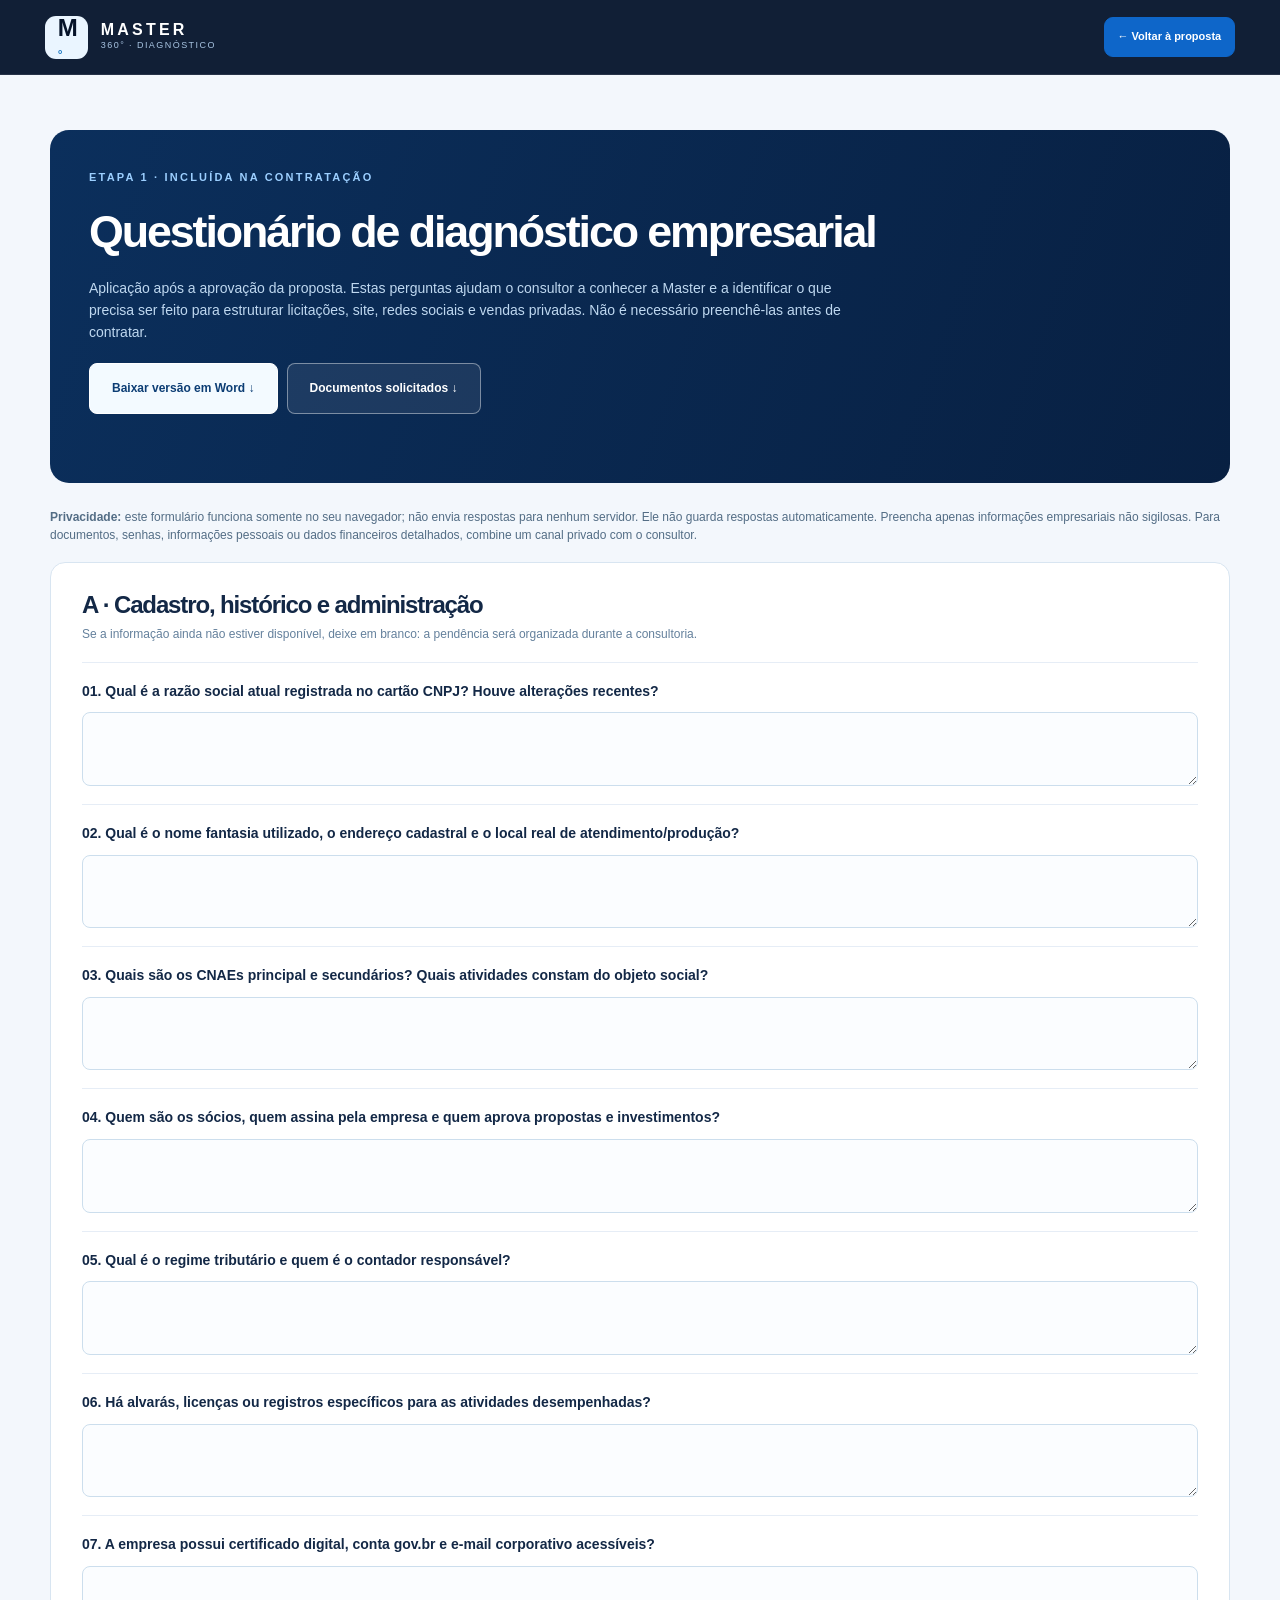
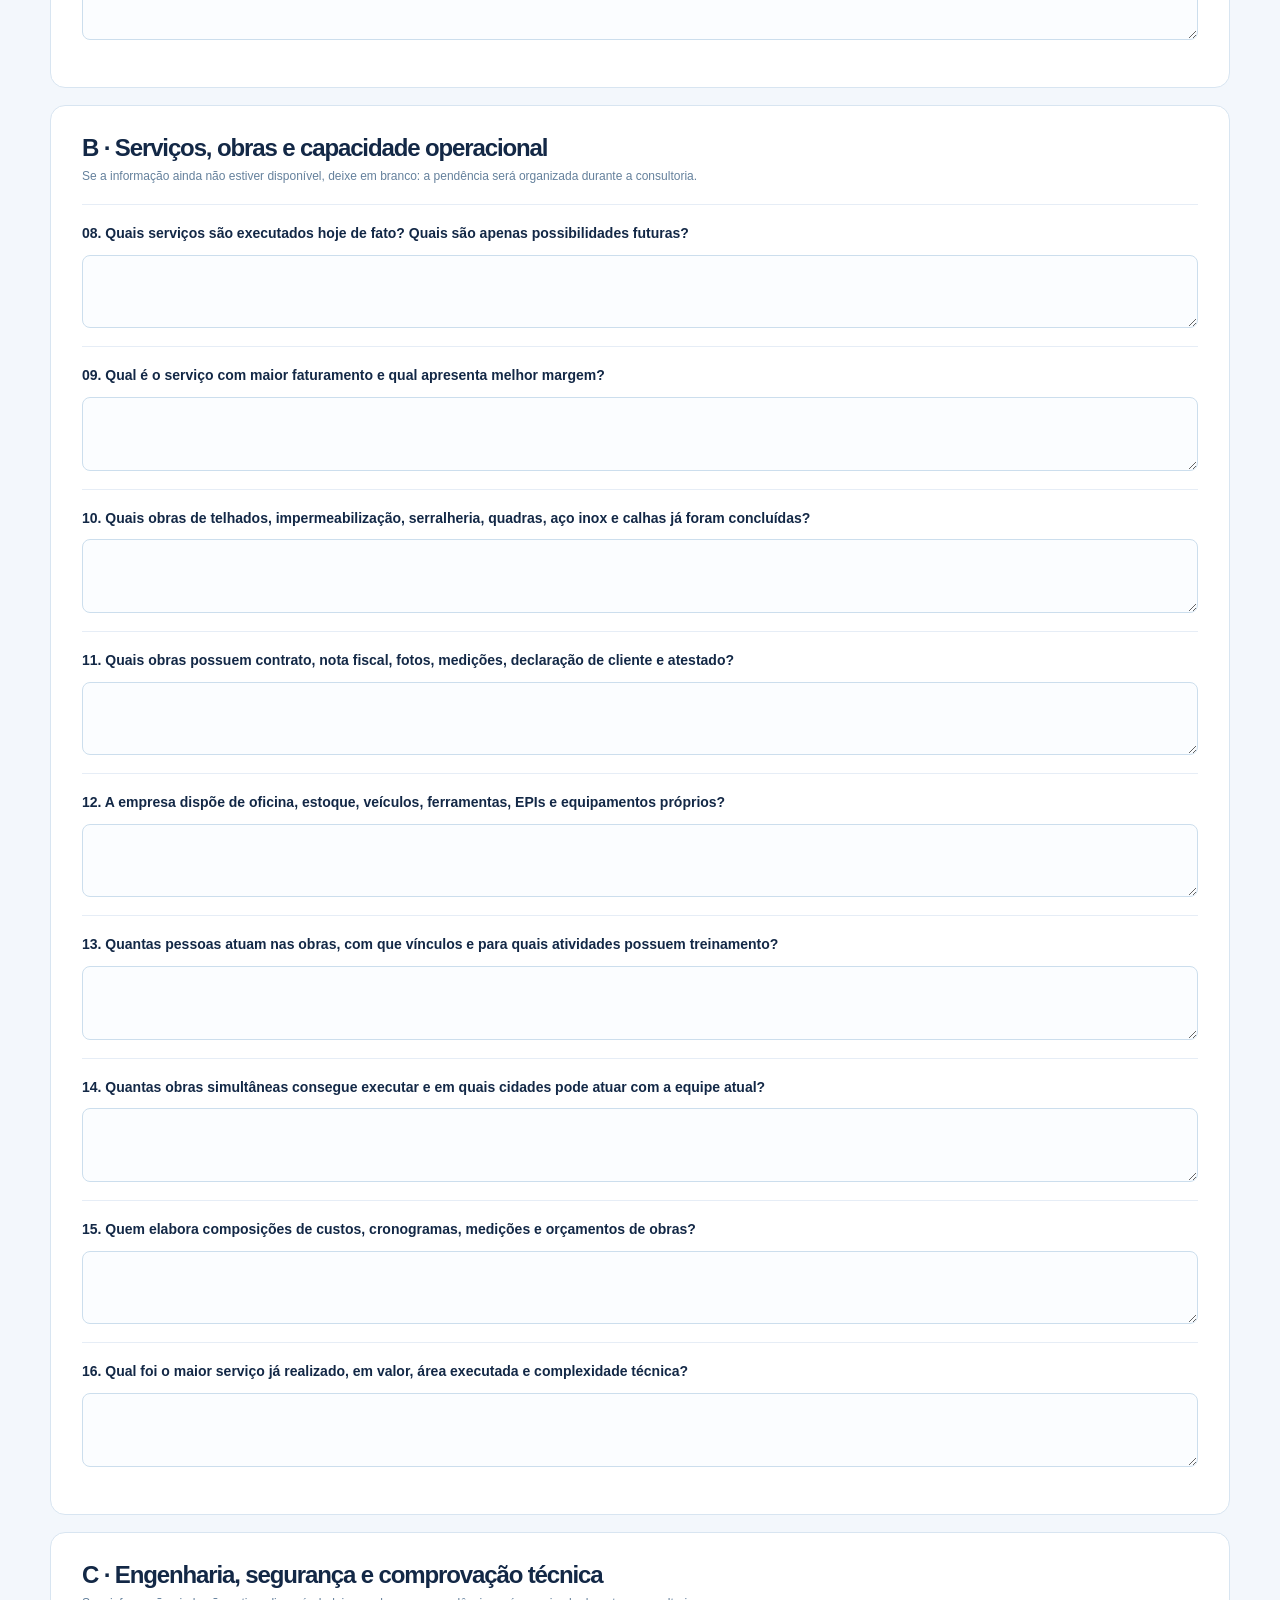
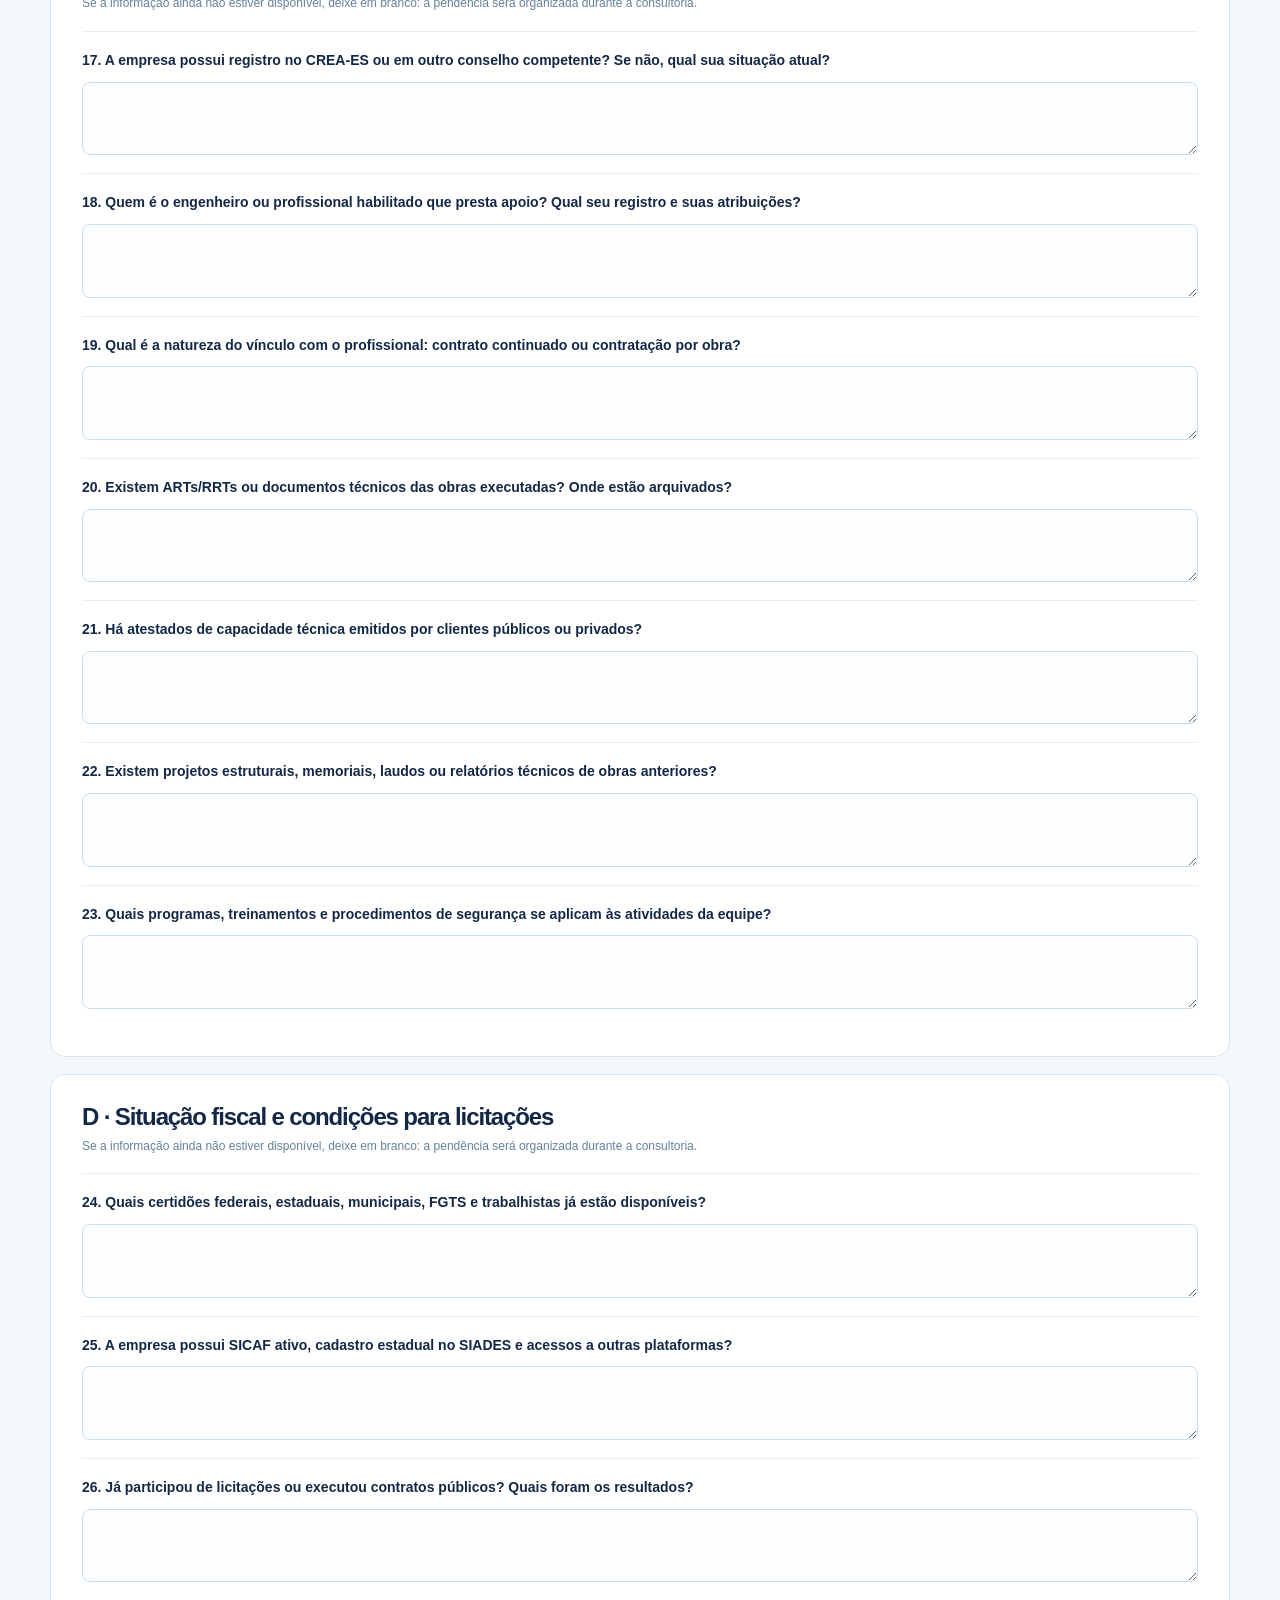
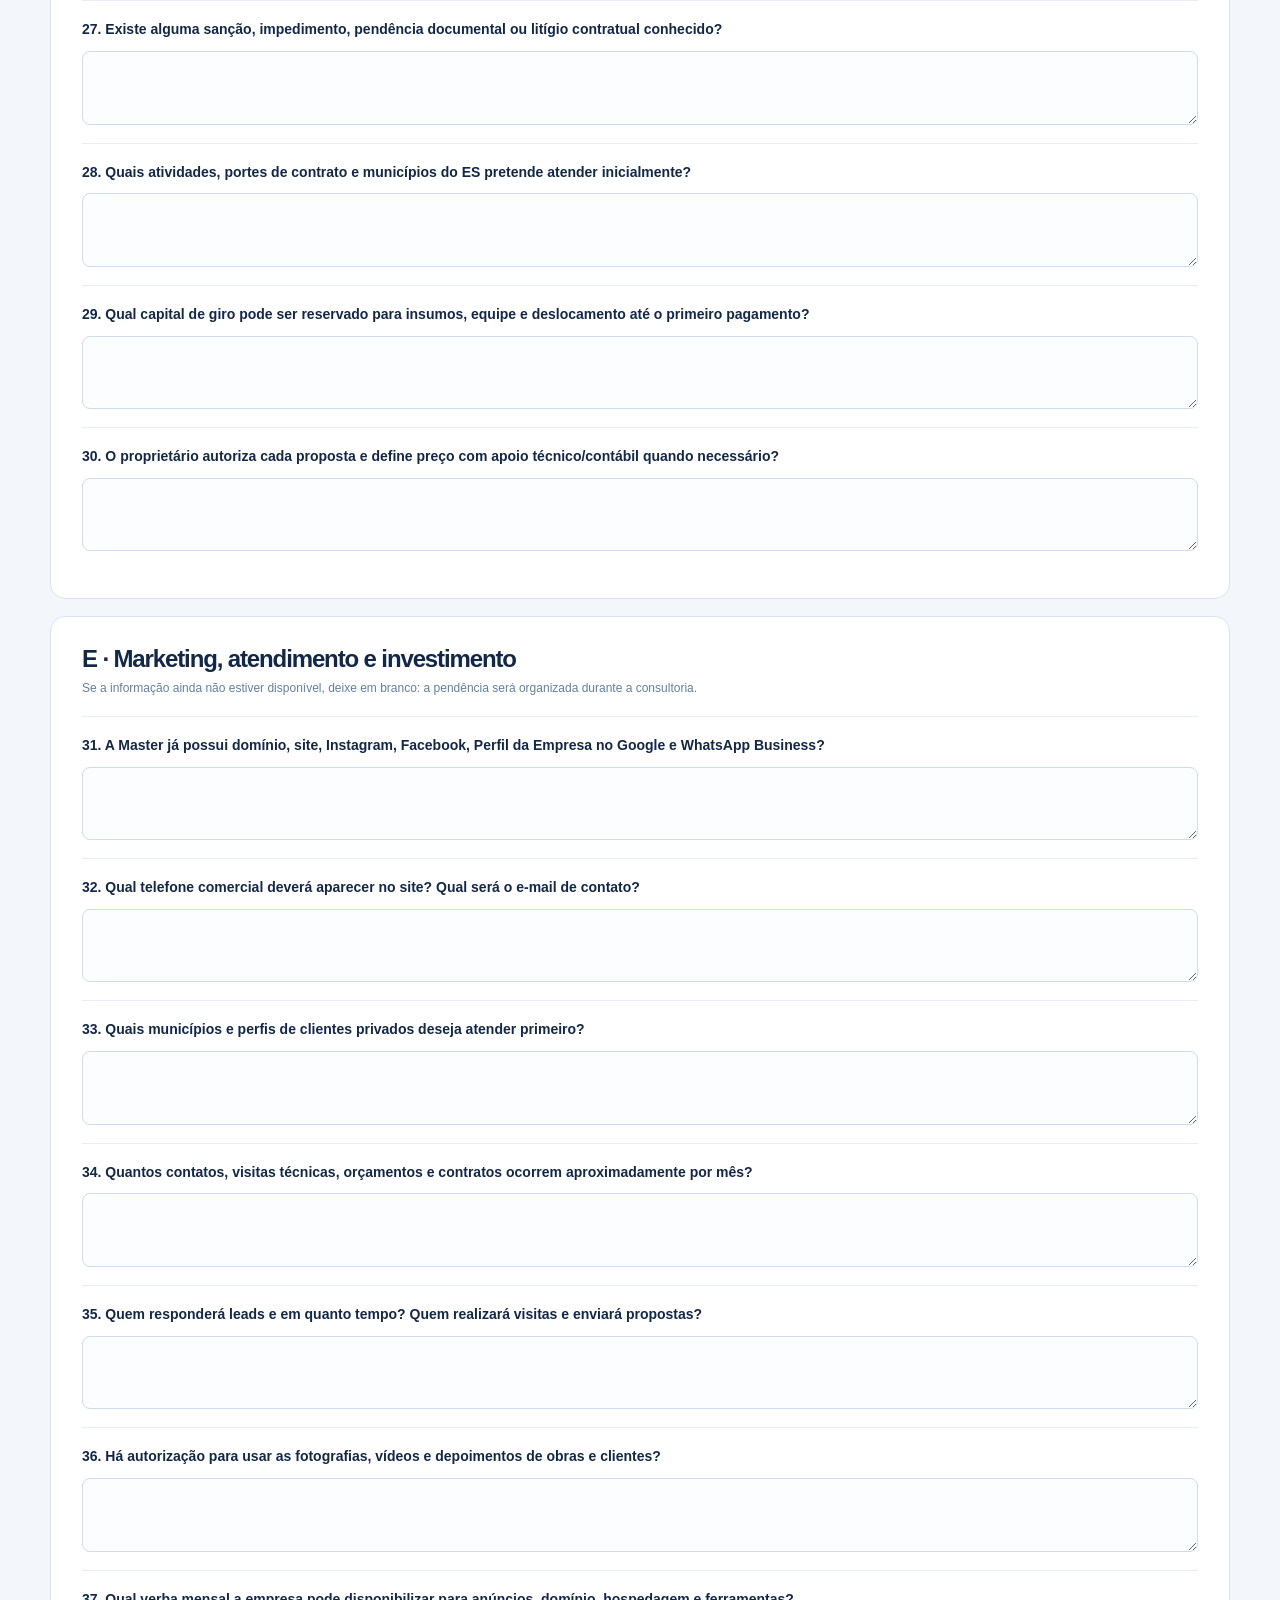
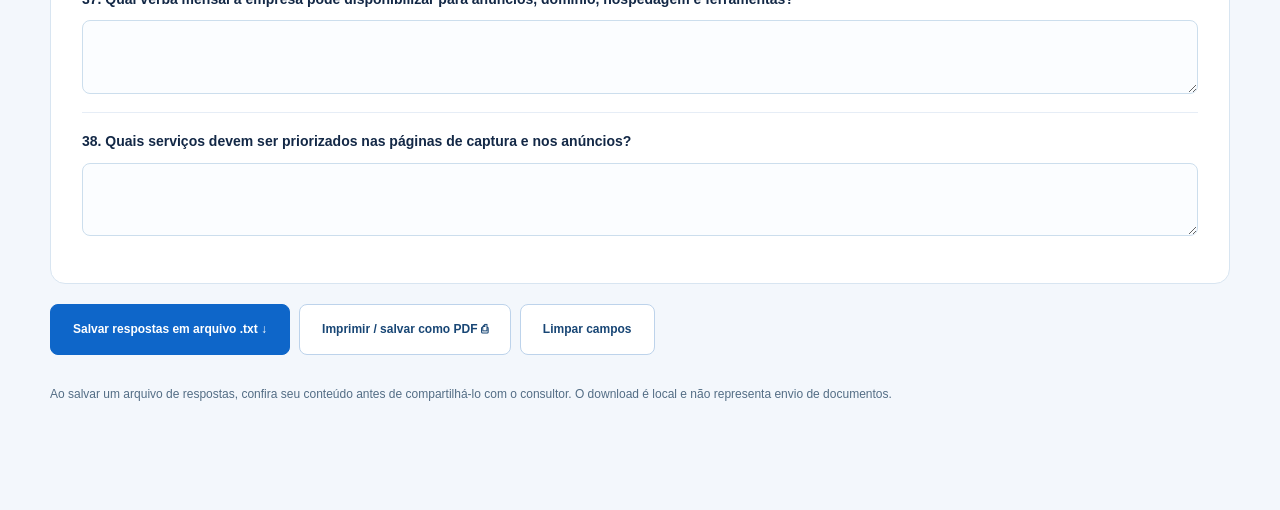
<file: questionario.html>
<!doctype html><html lang="pt-BR"><head><meta charset="utf-8"><meta name="viewport" content="width=device-width,initial-scale=1"><meta name="theme-color" content="#071a37"><title>MASTER 360° | Questionário de diagnóstico</title><link rel="stylesheet" href="style.css"><style>.form-page{background:#f3f7fc;min-height:100vh;padding:55px 0 90px}.form-hero{background:linear-gradient(110deg,#0b2f5c,#082042);color:#fff;border-radius:19px;padding:39px;margin-bottom:25px}.form-hero h1{font-size:clamp(29px,3.5vw,47px);max-width:820px}.form-hero p{font-size:14px;color:#bfd8f0;max-width:780px}.form-toolbar{display:flex;flex-wrap:wrap;align-items:center;gap:9px;margin:20px 0 30px}.form-toolbar .btn{font-size:12px}.form-toolbar label{display:flex;gap:8px;align-items:center;font-size:12px;color:#446481}.form-toolbar input{accent-color:#1165b1}.form-box{padding:29px 31px;border:1px solid #d8e5f1;background:#fff;border-radius:15px;margin-bottom:17px}.form-box h2{font-size:24px;margin:0 0 6px}.form-box .hint{font-size:12px;color:#64809c;margin-bottom:18px}.form-box .field{display:block;border-top:1px solid #e6edf6;padding:18px 0}.field span{display:block;font-weight:720;font-size:14px;margin-bottom:10px}.field textarea{font:inherit;resize:vertical;min-height:70px;display:block;width:100%;border-radius:8px;border:1px solid #ccdeed;padding:11px 13px;color:#223e59;background:#fbfdff}.field textarea:focus{outline:2px solid #6eb5ee;outline-offset:1px}.form-page .footnote{color:#536d85;font-size:12px;margin-bottom:17px}.count{color:#5482aa;font-size:12px}.form-page .btn{border-radius:8px}@media(max-width:580px){.form-page{padding:28px 0 70px}.form-hero{padding:25px}.form-box{padding:21px}.form-toolbar{display:block}.form-toolbar>*{margin:5px 0}}</style></head><body><header class="topbar"><a class="brand" href="index.html"><span class="brand-mark">M<span>°</span></span><span><b>MASTER</b><small>360° · DIAGNÓSTICO</small></span></a><div class="top-actions"><a class="btn small" href="index.html#diagnostico">← Voltar à proposta</a></div></header><main class="form-page"><div class="container"><div class="form-hero"><div class="eyebrow light">ETAPA 1 · INCLUÍDA NA CONTRATAÇÃO</div><h1>Questionário de diagnóstico empresarial</h1><p>Aplicação após a aprovação da proposta. Estas perguntas ajudam o consultor a conhecer a Master e a identificar o que precisa ser feito para estruturar licitações, site, redes sociais e vendas privadas. Não é necessário preenchê-las antes de contratar.</p><div class="form-toolbar"><a class="btn bright" href="documentos/questionario_diagnostico_master.docx" download>Baixar versão em Word ↓</a><a class="btn glass" href="documentos/checklist_documentos_master.docx" download>Documentos solicitados ↓</a></div></div><p class="footnote"><strong>Privacidade:</strong> este formulário funciona somente no seu navegador; não envia respostas para nenhum servidor. Ele não guarda respostas automaticamente. Preencha apenas informações empresariais não sigilosas. Para documentos, senhas, informações pessoais ou dados financeiros detalhados, combine um canal privado com o consultor.</p><form id="diagnosticoForm"><div id="questions"></div><div class="form-toolbar"><button class="btn" id="exportBtn" type="button">Salvar respostas em arquivo .txt ↓</button><button class="btn outline" type="button" onclick="window.print()">Imprimir / salvar como PDF ⎙</button><button class="btn outline" type="reset">Limpar campos</button></div></form><p class="footnote">Ao salvar um arquivo de respostas, confira seu conteúdo antes de compartilhá-lo com o consultor. O download é local e não representa envio de documentos.</p></div></main><script>
const groups=[
['A · Cadastro, histórico e administração',[
'Qual é a razão social atual registrada no cartão CNPJ? Houve alterações recentes?',
'Qual é o nome fantasia utilizado, o endereço cadastral e o local real de atendimento/produção?',
'Quais são os CNAEs principal e secundários? Quais atividades constam do objeto social?',
'Quem são os sócios, quem assina pela empresa e quem aprova propostas e investimentos?',
'Qual é o regime tributário e quem é o contador responsável?',
'Há alvarás, licenças ou registros específicos para as atividades desempenhadas?',
'A empresa possui certificado digital, conta gov.br e e-mail corporativo acessíveis?']],
['B · Serviços, obras e capacidade operacional',[
'Quais serviços são executados hoje de fato? Quais são apenas possibilidades futuras?',
'Qual é o serviço com maior faturamento e qual apresenta melhor margem?',
'Quais obras de telhados, impermeabilização, serralheria, quadras, aço inox e calhas já foram concluídas?',
'Quais obras possuem contrato, nota fiscal, fotos, medições, declaração de cliente e atestado?',
'A empresa dispõe de oficina, estoque, veículos, ferramentas, EPIs e equipamentos próprios?',
'Quantas pessoas atuam nas obras, com que vínculos e para quais atividades possuem treinamento?',
'Quantas obras simultâneas consegue executar e em quais cidades pode atuar com a equipe atual?',
'Quem elabora composições de custos, cronogramas, medições e orçamentos de obras?',
'Qual foi o maior serviço já realizado, em valor, área executada e complexidade técnica?']],
['C · Engenharia, segurança e comprovação técnica',[
'A empresa possui registro no CREA-ES ou em outro conselho competente? Se não, qual sua situação atual?',
'Quem é o engenheiro ou profissional habilitado que presta apoio? Qual seu registro e suas atribuições?',
'Qual é a natureza do vínculo com o profissional: contrato continuado ou contratação por obra?',
'Existem ARTs/RRTs ou documentos técnicos das obras executadas? Onde estão arquivados?',
'Há atestados de capacidade técnica emitidos por clientes públicos ou privados?',
'Existem projetos estruturais, memoriais, laudos ou relatórios técnicos de obras anteriores?',
'Quais programas, treinamentos e procedimentos de segurança se aplicam às atividades da equipe?']],
['D · Situação fiscal e condições para licitações',[
'Quais certidões federais, estaduais, municipais, FGTS e trabalhistas já estão disponíveis?',
'A empresa possui SICAF ativo, cadastro estadual no SIADES e acessos a outras plataformas?',
'Já participou de licitações ou executou contratos públicos? Quais foram os resultados?',
'Existe alguma sanção, impedimento, pendência documental ou litígio contratual conhecido?',
'Quais atividades, portes de contrato e municípios do ES pretende atender inicialmente?',
'Qual capital de giro pode ser reservado para insumos, equipe e deslocamento até o primeiro pagamento?',
'O proprietário autoriza cada proposta e define preço com apoio técnico/contábil quando necessário?']],
['E · Marketing, atendimento e investimento',[
'A Master já possui domínio, site, Instagram, Facebook, Perfil da Empresa no Google e WhatsApp Business?',
'Qual telefone comercial deverá aparecer no site? Qual será o e-mail de contato?',
'Quais municípios e perfis de clientes privados deseja atender primeiro?',
'Quantos contatos, visitas técnicas, orçamentos e contratos ocorrem aproximadamente por mês?',
'Quem responderá leads e em quanto tempo? Quem realizará visitas e enviará propostas?',
'Há autorização para usar as fotografias, vídeos e depoimentos de obras e clientes?',
'Qual verba mensal a empresa pode disponibilizar para anúncios, domínio, hospedagem e ferramentas?',
'Quais serviços devem ser priorizados nas páginas de captura e nos anúncios?']]];
let n=0;const fields=[];const host=document.getElementById('questions');groups.forEach(([title,items])=>{let section=document.createElement('section');section.className='form-box';let h=document.createElement('h2');h.textContent=title;section.appendChild(h);let p=document.createElement('p');p.className='hint';p.textContent='Se a informação ainda não estiver disponível, deixe em branco: a pendência será organizada durante a consultoria.';section.appendChild(p);items.forEach(q=>{n++;let label=document.createElement('label');label.className='field';let t=document.createElement('span');t.textContent=String(n).padStart(2,'0')+'. '+q;let area=document.createElement('textarea');area.rows=2;area.name='q'+n;area.id='q'+n;area.setAttribute('aria-label',q);label.append(t,area);section.appendChild(label);fields.push({n,q,area})});host.appendChild(section)});
document.getElementById('exportBtn').addEventListener('click',()=>{let text=['MASTER 360° | RESPOSTAS AO DIAGNÓSTICO','Preenchimento local; arquivo não enviado automaticamente.',''];fields.forEach(({n,q,area})=>{text.push(n+'. '+q);text.push('Resposta: '+(area.value.trim()||'[não informada]'));text.push('')});let blob=new Blob([text.join('\n')],{type:'text/plain;charset=utf-8'});let url=URL.createObjectURL(blob),a=document.createElement('a');a.href=url;a.download='respostas_diagnostico_master.txt';a.click();setTimeout(()=>URL.revokeObjectURL(url),1000)});
</script></body></html>
</file>
<file: style.css>
:root{--navy:#071a37;--deep:#061329;--blue:#124f9d;--bright:#5ab6ff;--ice:#e7f3ff;--paper:#f3f7fc;--ink:#132846;--muted:#526681;--line:#d6e2ef;--mint:#bff2e4;--radius:22px}*{box-sizing:border-box}html{scroll-behavior:smooth}body{margin:0;font-family:Inter,'Segoe UI',Arial,sans-serif;color:var(--ink);background:#f7faff;line-height:1.55}a{color:inherit;text-decoration:none}button,input{font:inherit}button{cursor:pointer}p{margin:0 0 17px}h1,h2,h3{letter-spacing:-.047em;line-height:1.12;margin:0 0 22px}h1{font-size:clamp(44px,5.3vw,79px);font-weight:760}h2{font-size:clamp(33px,3.9vw,57px);max-width:930px;font-weight:740}h2 span{color:#527da8}h3{font-size:25px;letter-spacing:-.035em}.container{width:min(1180px,calc(100% - 60px));margin:0 auto}.progress{height:3px;position:fixed;top:0;left:0;width:0;background:#80d7ff;z-index:99;transition:width .15s}.topbar{height:75px;position:sticky;top:0;z-index:60;display:flex;align-items:center;justify-content:space-between;gap:16px;background:rgba(5,20,44,.95);color:#fff;padding:0 clamp(20px,3.5vw,60px);border-bottom:1px solid #ffffff17;backdrop-filter:blur(20px)}.brand{display:flex;align-items:center;gap:13px;white-space:nowrap}.brand-mark{display:grid;place-content:center;width:43px;height:43px;background:#eaf5ff;color:var(--deep);font-size:24px;font-weight:900;border-radius:11px;letter-spacing:-.12em}.brand-mark span{color:#207bc3;font-size:12px;vertical-align:top}.brand b{display:block;font-size:16px;letter-spacing:.2em;line-height:1.1}.brand small{font-size:9px;display:block;letter-spacing:.16em;color:#a9c5e3}.nav{display:flex;gap:22px;font-size:11px;font-weight:760;text-transform:uppercase;letter-spacing:.06em}.nav a{opacity:.82}.nav a:hover,.nav a:focus{opacity:1;color:#87d0ff}.top-actions{display:flex;align-items:center;gap:9px}.btn,.ghost{display:inline-flex;align-items:center;justify-content:space-between;gap:19px;padding:15px 22px;border-radius:9px;background:#0e66c9;color:white;border:1px solid #0e66c9;font-weight:750;font-size:13px;transition:transform .2s,background .2s}.btn:hover,.ghost:hover{transform:translateY(-2px);background:#238af1}.btn.small,.ghost.small{padding:10px 13px;font-size:11px}.ghost{background:transparent;border-color:#6682a65e}.btn.bright{background:#f3faff;color:#0c3d74;border-color:white}.btn.bright:hover{background:#cfeaff}.btn.glass{background:#ffffff14;border-color:#ffffff6b;color:white}.btn.outline{background:white;border-color:#bdd3eb;color:#184675}.btn-row{display:flex;align-items:center;gap:12px;margin-top:31px;flex-wrap:wrap}.eyebrow{font-size:11px;font-weight:850;color:#2578c4;letter-spacing:.2em;text-transform:uppercase;margin-bottom:20px}.eyebrow.light{color:#9ccfff}.section{padding:112px 0}.panel{scroll-margin-top:72px}.section-dark{background:linear-gradient(155deg,#081d3d,#07162e 80%);color:#f9fcff}.section-dark h2 span,.final-cta h2 span,.investment h2 span{color:#8fcfff}.section-pale{background:#edf4fb}.center{text-align:center;margin-left:auto;margin-right:auto}.intro{max-width:730px;color:#bed2e6;margin-bottom:44px}.lead{font-size:18px;line-height:1.73;color:#405879}.hero{min-height:calc(100vh - 75px);position:relative;display:flex;align-items:center;isolation:isolate;color:white;padding:75px 0 48px;background:#07162e}.hero-bg{position:absolute;inset:0;z-index:-2;background-image:linear-gradient(90deg,#07162df2 4%,#07162dbf 50%,#07162d7d),url('https://thumb.wikimedia.org/wikipedia/commons/thumb/4/46/VitorJubini_TerceiraPonte_Vitoria_ES_%2827121005458%29.jpg/1280px-VitorJubini_TerceiraPonte_Vitoria_ES_%2827121005458%29.jpg');background-size:cover;background-position:center 57%}.hero-bg:after{content:'';position:absolute;inset:0;background:linear-gradient(0deg,#07162d 2%,transparent 48%)}.hero-content{position:relative}.hero-grid{display:grid;grid-template-columns:1.17fr .83fr;gap:5vw;align-items:center}.hero h1{max-width:800px}.hero h1 em{font-style:normal;color:#9fd8ff}.hero p{max-width:650px;font-size:17px;line-height:1.75;color:#d0e1f6}.tag{background:#7fd0ff1b;border:1px solid #9ee0ff70;border-radius:99px;color:#a9e1ff;font-size:11px;display:inline-block;padding:7px 14px;letter-spacing:.18em;font-weight:850;margin-bottom:22px}.hero-card{background:#061b39c9;border:1px solid #ffffff49;border-radius:22px;padding:23px;box-shadow:0 30px 90px #0007;backdrop-filter:blur(18px)}.hero-card-top{display:flex;justify-content:space-between;color:#a1d9ff;font-size:11px;letter-spacing:.14em;font-weight:850}.live-dot{display:block;width:7px;height:7px;background:#84eecf;border-radius:99px;box-shadow:0 0 0 6px #a3ffcb1e}.hero-pipeline{display:flex;align-items:center;gap:9px;justify-content:space-between;margin:36px 0;padding:18px 0;border-top:1px solid #ffffff25;border-bottom:1px solid #ffffff25}.hero-pipeline>div{width:29%}.hero-pipeline>div span{font-size:11px;color:#81cfff;display:block;margin-bottom:10px}.hero-pipeline strong{font-size:16px;line-height:1.4;display:block}.hero-pipeline>b{color:#a4d9ff}.hero-bottom{display:grid;grid-template-columns:repeat(3,1fr);gap:8px}.hero-bottom span{background:#ffffff12;padding:10px 5px;text-align:center;font-size:10px;border-radius:5px;color:#c6dcf6}.hero-foot{display:flex;justify-content:space-between;gap:20px;margin-top:82px;border-top:1px solid #ffffff40;padding-top:16px;font-size:10px;letter-spacing:.11em;color:#c7d8ea}.split{display:grid;grid-template-columns:1fr 1fr;gap:60px;align-items:center}.split.align-start{align-items:start}.issue-grid{display:grid;grid-template-columns:1fr 1fr;gap:15px}.issue{padding:24px;border:1px solid var(--line);border-radius:14px;min-height:199px;background:#fff;box-shadow:0 15px 30px #193d6908}.issue b,.num{font-size:13px;color:#1b77d2}.issue h3{font-size:20px;margin:18px 0 9px}.issue p{font-size:13px;color:#5d6f86}.note{background:#e8f2fb;color:#315276;padding:17px 19px;border-left:3px solid #358fe7;border-radius:8px;font-size:13px;margin-top:25px}.motors{display:grid;grid-template-columns:1fr 38px 1fr;gap:10px;align-items:center}.motor{border:1px solid #9ac4ec52;border-radius:20px;padding:36px;min-height:470px;background:linear-gradient(140deg,#143f73 0%,#0a264c 90%)}.motor-alt{background:linear-gradient(140deg,#116785 0%,#0b3351 95%)}.motor-head{display:flex;align-items:center;gap:15px;letter-spacing:.17em;font-size:11px;color:#b9ddfa;font-weight:800}.round{width:37px;height:37px;border-radius:100%;display:grid;place-items:center;border:1px solid #c3e3ff7a;color:#e0f2ff}.motor h3{font-size:40px;margin-top:34px}.motor p{color:#cfe1f3;min-height:97px}.pillset{display:flex;gap:8px;flex-wrap:wrap;margin:24px 0 31px}.pillset span{border-radius:99px;border:1px solid #ffffff4a;background:#ffffff13;color:#e3f3ff;padding:7px 10px;font-size:11px}.motor-link{text-align:center;font-size:42px;color:#9ddaff}.motor-footer{font-size:11px;color:#a8d1f0;border-top:1px solid #ffffff26;padding-top:17px}.fine{font-size:11px;color:#aac1d9;line-height:1.7}.motors+.fine{margin-top:25px}.section-head{display:flex;justify-content:space-between;align-items:end;gap:30px;margin-bottom:32px}.section-head h2{max-width:750px}.section-head p{max-width:295px;color:#526781;font-size:14px}.service-grid{display:grid;grid-template-columns:repeat(3,1fr);gap:14px}.service{min-height:250px;border-radius:16px;padding:27px;display:flex;flex-direction:column;justify-content:end;position:relative;overflow:hidden}.service>span{position:absolute;top:24px;font-size:13px;font-weight:800}.service h3{font-size:24px;margin-bottom:6px;position:relative}.service p{font-size:13px;position:relative;max-width:270px;margin:0}.service.photo{background-image:linear-gradient(0deg,#06192cf7 0%,#06192c25 70%),var(--photo);background-size:cover;background-position:center;color:#fff}.service.simple{background:#e9f2fb;border:1px solid #d1e3f4}.text-link{display:inline-block;margin-top:22px;font-size:13px;font-weight:750;color:#165c9c}.deliveries{display:grid;grid-template-columns:1fr 1fr;gap:15px;margin:45px 0}.deliveries article{background:#fff;border:1px solid #dce7f2;border-radius:17px;padding:32px 33px;box-shadow:0 18px 35px #0a2c5607}.deliveries .num{display:block;margin-bottom:20px;font-weight:850}.deliveries h3{font-size:27px}.deliveries ul{padding-left:19px;color:#50637e;font-size:14px}.deliveries li{margin:11px 0}.callout{border:1px solid #b5d4f0;border-radius:13px;padding:22px 25px;background:#daeefe;color:#31567b;display:flex;align-items:center;gap:22px}.callout strong{min-width:170px}.callout p{margin:0;font-size:13px}.doc-card{background:#0b2b52;border-radius:18px;padding:24px;color:white;box-shadow:0 25px 60px #08264920}.doc-card-head{display:flex;justify-content:space-between;color:#9bceee;font-size:11px;font-weight:800;letter-spacing:.14em;padding-bottom:19px}.doc-row{display:flex;align-items:center;gap:14px;border-top:1px solid #ffffff25;padding:21px 2px}.doc-row>span:last-child{margin-left:auto;font-size:23px;color:#9de0ff}.doc-ico{display:grid;place-items:center;background:#ffffff1c;width:38px;height:38px;border-radius:7px;color:#94d1ff}.doc-row b{display:block;font-size:14px}.doc-row small{display:block;font-size:11px;color:#bad2e9;margin-top:4px}.safe-note{font-size:11px;color:#c0d7e9;padding:16px;background:#ffffff12;border-radius:8px;margin:12px 0 0}.official{display:flex;align-items:center;flex-wrap:wrap;gap:14px;margin-top:33px;font-size:12px}.official a{padding:7px 12px;background:#edf4fa;border-radius:7px;color:#1461a2;font-weight:750}.journey{display:grid;grid-template-columns:repeat(5,1fr);gap:12px;margin:55px 0}.journey>div{border-top:2px solid #349ddc;padding-top:17px}.journey span{font-size:14px;color:#7acbff}.journey b{display:block;font-size:19px;margin:14px 0 9px}.journey p{font-size:12px;color:#bcd2e7}.two-panels{display:grid;grid-template-columns:1fr 1fr;gap:15px}.two-panels article{background:#ffffff0d;border:1px solid #ffffff30;border-radius:14px;padding:27px}.two-panels p{color:#c7d7e9;font-size:14px}.flow{font-size:11px;color:#9ccdf5;margin-top:27px}.flow span{display:inline-block;padding:5px;margin:3px;background:#ffffff12;border-radius:4px}.browser{border:1px solid #b3cfe8;border-radius:17px;background:white;overflow:hidden;box-shadow:0 23px 62px #0e376021}.browser-bar{background:#ecf4fb;display:flex;justify-content:space-between;align-items:center;padding:11px 18px;font-size:11px;color:#6383a5}.dots{display:flex;gap:6px}.dots i{width:8px;height:8px;border-radius:50%;background:#9bbcd7}.browser-content{background:#f8fbff}.mock-nav{display:flex;align-items:center;gap:20px;justify-content:space-between;padding:22px 35px;font-size:12px}.mock-nav b{font-size:17px;letter-spacing:.05em}.mock-nav b span{color:#2475b0}.mock-nav>span{background:#0b4a8c;color:#fff;padding:10px 12px;border-radius:5px}.mock-main{display:grid;grid-template-columns:1fr 1fr;gap:20px;background:#0a2b4b;color:white;padding:30px 35px;min-height:320px}.mock-main>div:first-child{display:flex;flex-direction:column;align-items:start;justify-content:center}.mock-main h3{font-size:35px;max-width:390px}.mock-main p{color:#c7d9e9;font-size:13px}.mock-button{background:#fff;color:#0c3f71;border-radius:5px;padding:12px 16px;font-size:12px;font-weight:850}.mock-photo{background:url('assets/obra_3.webp') center / cover;border-radius:9px;min-height:250px}.three-cards{display:grid;grid-template-columns:repeat(3,1fr);gap:15px;margin-top:20px}.three-cards article{padding:26px;border:1px solid #dce8f4;border-radius:14px;background:#fff}.three-cards article span{font-size:10px;font-weight:850;color:#2684c8;letter-spacing:.11em}.three-cards h3{font-size:20px;margin:16px 0 10px}.three-cards p{font-size:13px;color:#526b85}.timeline{display:grid;grid-template-columns:repeat(4,1fr);gap:15px;margin:50px 0}.timeline article{border-top:3px solid #2e89da;background:#fff;padding:26px;border-radius:6px 6px 15px 15px}.timeline article>div{display:flex;align-items:center;justify-content:space-between;color:#357bb8;font-size:11px;font-weight:850;letter-spacing:.07em}.timeline article>div b{font-size:25px;color:#1a4c7c}.timeline h3{font-size:22px;margin:21px 0 10px}.timeline p{font-size:13px;color:#526982}.investment{color:#fff;background:linear-gradient(155deg,#081e40,#092b54 70%,#071b38)}.price-grid{display:grid;grid-template-columns:1fr 1fr;gap:19px;align-items:stretch}.price-card{background:#fff;color:#162d49;border:1px solid #d4e7fa;border-radius:18px;padding:32px}.price-card.offer{border:2px solid #83cfff;box-shadow:0 25px 70px #0005}.price-tag{display:inline-block;font-size:10px;color:#3c76a8;letter-spacing:.12em;font-weight:850;background:#e9f4ff;border-radius:99px;padding:7px 11px;margin-bottom:20px}.price-card h3{font-size:26px}.price-card .line{display:flex;align-items:baseline;justify-content:space-between;gap:13px;border-bottom:1px solid #dce7f2;padding:12px 0;font-size:13px}.price-card .line span{max-width:67%;line-height:1.45}.price-card .line b{white-space:nowrap;font-size:14px}.total{background:#eaf3fb;border-radius:10px;padding:21px;margin-top:23px}.total>span,.total small{display:block;font-size:10px;letter-spacing:.08em;font-weight:750;color:#4d6c8b}.total strong{display:block;font-size:clamp(30px,3vw,45px);color:#123f70;letter-spacing:-.05em;line-height:1.35}.total small{letter-spacing:0;font-weight:400}.offer .total{background:#0d4f91}.offer .total strong,.offer .total span,.offer .total small{color:white}.saving{display:flex;justify-content:space-between;gap:10px;background:#dcf4e8;padding:14px;border-radius:9px;font-size:12px;color:#185c48;margin-top:12px}.saving b{white-space:nowrap;font-size:19px}.settlement{margin-top:25px;background:#f8fbff;color:#143656;padding:32px;border-radius:18px;display:grid;grid-template-columns:1.1fr .9fr;gap:40px}.settlement h3{font-size:30px}.settlement h3 span{color:#3879ad}.settlement p{font-size:13px;color:#496783}.settlement-numbers{border-left:1px solid #dae8f4;padding-left:35px}.settlement-numbers div{display:flex;justify-content:space-between;gap:20px;padding:13px 0;font-size:13px}.settlement-numbers .last{display:block;border-top:2px solid #7bb8e8;margin-top:10px}.last span,.last strong{display:block}.last span{font-size:11px;font-weight:850;color:#28699c}.last strong{font-size:47px;line-height:1.25;color:#0b4b85;letter-spacing:-.055em}.scope-card{border:1px solid #d7e5f2;border-radius:17px;background:#fff;padding:30px}.scope-card>h3{margin-bottom:18px}.scope-row{display:grid;grid-template-columns:100px 1fr;gap:15px;padding:16px 0;border-top:1px solid #e4ebf3}.scope-row span{font-size:12px;color:#196bb0;font-weight:850}.scope-row p{font-size:13px;color:#526986;margin:0}.final-cta{background:linear-gradient(90deg,#07162df5,#071a37e6),url('https://thumb.wikimedia.org/wikipedia/commons/thumb/4/46/VitorJubini_TerceiraPonte_Vitoria_ES_%2827121005458%29.jpg/1280px-VitorJubini_TerceiraPonte_Vitoria_ES_%2827121005458%29.jpg') center/cover;color:white}.final-cta h2{max-width:930px}.steps{display:grid;grid-template-columns:repeat(4,1fr);gap:13px;margin:48px 0}.steps>div{padding-top:19px;border-top:1px solid #a8c9e4}.steps b{display:block;color:#99d6ff;margin-bottom:10px;font-size:16px}.steps span{font-size:15px;font-weight:700}.end-sign{margin-top:90px;padding-top:23px;border-top:1px solid #ffffff52;display:flex;justify-content:space-between;align-items:center;gap:22px}.end-sign p{font-size:12px;color:#b4c8dc;text-align:right;margin:0}.site-footer{background:#06142a;color:#94abc2;padding:18px 0;font-size:10px}.site-footer .container{display:flex;justify-content:space-between;gap:20px;flex-wrap:wrap}.site-footer a{text-decoration:underline}.present-indicator{position:fixed;z-index:100;bottom:18px;right:18px;background:#061a37ed;border:1px solid #9fcaff66;color:white;border-radius:8px;padding:10px 15px;font-size:11px;box-shadow:0 15px 35px #0004}.present-indicator span+span{display:block;color:#aac7e4}.wrap{flex-wrap:wrap}
@media(max-width:1140px){.nav{gap:11px;font-size:10px}.top-actions .ghost span{display:none}.hero-grid{gap:35px}.hero-card{padding:18px}.hero-pipeline strong{font-size:12px}}@media(max-width:900px){.nav{display:none}.container{width:min(720px,calc(100% - 38px))}.section{padding:76px 0}.hero{min-height:0;padding:70px 0 45px}.hero-grid,.split,.settlement{grid-template-columns:1fr}.hero-card{margin-top:10px}.hero-foot{margin-top:55px}.motors{grid-template-columns:1fr}.motor-link{font-size:27px}.service-grid,.three-cards{grid-template-columns:repeat(2,1fr)}.deliveries,.two-panels,.price-grid{grid-template-columns:1fr}.section-head{display:block}.section-head p{max-width:100%}.journey{grid-template-columns:repeat(3,1fr)}.timeline{grid-template-columns:repeat(2,1fr)}.settlement-numbers{border-left:0;padding-left:0;border-top:1px solid #dae8f4;padding-top:12px}.mock-nav small{display:none}}@media(max-width:580px){.topbar{height:65px;padding:0 13px}.brand b{font-size:13px}.brand small{font-size:8px}.brand-mark{height:35px;width:35px;font-size:18px}.top-actions .ghost{display:none}.top-actions .btn{font-size:10px;padding:9px}.container{width:calc(100% - 32px)}.hero{padding:43px 0}.hero h1{font-size:clamp(38px,10vw,57px)}.hero p{font-size:15px}.hero-foot{display:block;font-size:9px}.hero-foot span{display:block;margin:8px 0}.hero-pipeline{margin:24px 0;gap:4px}.hero-pipeline strong{font-size:11px}.hero-pipeline>div span{font-size:9px}.hero-bottom span{font-size:9px}.section{padding:61px 0}.issue-grid,.service-grid,.deliveries,.three-cards,.journey,.timeline,.steps{grid-template-columns:1fr}.issue{min-height:0}.motor{padding:26px;min-height:0}.motor p{min-height:0}.service{min-height:200px}.deliveries article,.price-card{padding:23px}.callout{display:block}.callout strong{display:block;margin-bottom:8px}.official{display:block}.official a{display:inline-block;margin:4px}.btn{width:100%}.browser-content .mock-nav{padding:15px}.mock-nav>span{font-size:10px}.mock-main{grid-template-columns:1fr;padding:22px}.mock-main h3{font-size:27px}.mock-photo{min-height:160px}.end-sign{display:block}.end-sign p{text-align:left;margin-top:20px}.price-card .line{font-size:11px}.price-card .line b{font-size:12px}.scope-row{grid-template-columns:1fr;gap:4px}.last strong{font-size:37px}.present-indicator{left:10px;right:10px}}@media print{.topbar,.progress,.present-indicator,.btn-row,.safe-note{display:none!important}.section,.hero{padding:24px 0!important;page-break-inside:avoid;min-height:unset}.section-dark,.investment,.hero,.final-cta{print-color-adjust:exact;-webkit-print-color-adjust:exact}.container{width:100%}.hero-foot{margin-top:15px}body{background:white}.price-grid{grid-template-columns:1fr 1fr}}
body.presenting{overflow:hidden}body.presenting .topbar{display:none}body.presenting .panel{display:none;height:100vh;overflow:auto;padding:54px 0!important;scroll-margin-top:0}body.presenting .panel.active-slide{display:block}body.presenting #inicio.active-slide{display:flex}body.presenting .present-indicator{display:block}body.presenting .progress{display:none}

.continuity-offer{margin:33px 0 22px;background:linear-gradient(135deg,#edf6fe,#e4f0fc);border:1px solid #bbd9f2;border-radius:17px;padding:30px;display:grid;grid-template-columns:minmax(0,1fr) 255px;gap:35px;align-items:center}.continuity-offer h3{font-size:26px;margin-bottom:12px}.continuity-offer p{font-size:13px;color:#4d6680;margin:0;line-height:1.75}.continuity-price{background:#0a315c;color:white;padding:22px;border-radius:13px}.continuity-price small{display:block;font-size:10px;letter-spacing:.07em;color:#bfddf9}.continuity-price strong{display:block;font-size:35px;white-space:nowrap;margin:8px 0 17px}.continuity-price strong span{font-size:12px;font-weight:550;color:#c9e1fa}.continuity-offer .eyebrow{margin-bottom:12px}@media(max-width:700px){.continuity-offer{grid-template-columns:1fr;padding:21px;gap:20px}.continuity-price strong{font-size:30px}}

/* Condições comerciais: parcelas do saldo e comissão licitatória */
.payment-plan{margin-top:22px;padding:30px;border:1px solid #89bbeb;border-radius:17px;background:#eff7ff;color:#143656}.payment-top{display:grid;grid-template-columns:1fr 235px;gap:27px;align-items:center}.payment-top h3{font-size:clamp(23px,2.7vw,32px);line-height:1.22}.payment-top h3 span{color:#257abb}.payment-top p,.payment-caption{font-size:13px;color:#506f8d}.payment-highlight{background:#0d4f91;color:#fff;border-radius:12px;padding:20px}.payment-highlight span,.payment-highlight small{display:block;font-size:11px;color:#d6ecff}.payment-highlight strong{display:block;font-size:28px;letter-spacing:-.04em;white-space:nowrap;margin:7px 0}.payment-installments{display:grid;grid-template-columns:repeat(3,1fr);gap:10px;margin-top:22px}.payment-installments span{background:#fff;border:1px solid #cee1f3;border-radius:8px;padding:12px;text-align:center;font-size:12px;font-weight:750;color:#184d7b}.payment-caption{margin:17px 0 0}.success-fee{margin-top:24px;border:1px solid #87c8f3;border-radius:17px;background:linear-gradient(140deg,#0b4278,#082947);padding:32px;color:#fff}.success-title{display:grid;grid-template-columns:1fr 170px;gap:30px;align-items:center}.success-title h3{font-size:clamp(24px,2.6vw,35px);line-height:1.25}.success-title h3 span{color:#8ed6ff}.success-title p{font-size:13px;color:#d3e4f4;line-height:1.7}.success-number{text-align:center;background:#ffffff12;border:1px solid #ffffff30;border-radius:14px;padding:23px 13px}.success-number strong{display:block;font-size:78px;line-height:1;font-weight:850;letter-spacing:-.09em;color:#a5e0ff}.success-number strong span{font-size:39px}.success-number small{display:block;font-size:11px;line-height:1.5;margin-top:12px;color:#d7efff}.success-rules{display:grid;grid-template-columns:repeat(3,1fr);gap:12px;margin-top:24px}.success-rules>div{border:1px solid #ffffff27;background:#ffffff0a;border-radius:11px;padding:17px}.success-rules b{font-size:11px;letter-spacing:.07em;color:#9ddcff}.success-rules p,.success-example p,.fee-disclaimer{font-size:12px;color:#d6e9f9;line-height:1.65;margin-bottom:0}.success-example{margin-top:18px;background:#ffffff12;border-radius:10px;padding:17px}.success-example>span{font-size:10px;letter-spacing:.09em;font-weight:800;color:#aedfff}.success-example p{margin-top:8px}.success-example strong{color:#fff}.fee-disclaimer{margin-top:18px;color:#c3d9eb}@media(max-width:850px){.success-rules{grid-template-columns:1fr}.success-title{grid-template-columns:1fr 130px}.success-number strong{font-size:57px}.success-number strong span{font-size:30px}}@media(max-width:580px){.payment-plan,.success-fee{padding:19px}.payment-top,.success-title{grid-template-columns:1fr}.payment-installments{grid-template-columns:repeat(2,1fr)}.payment-highlight strong{font-size:30px}.success-number{text-align:left}.success-number strong{font-size:65px}}
/* Contraste do cartão de manutenção no painel de investimento */
.continuity-offer h3{color:#143656}

/* Aceite comercial: mantém identidade azul e funciona no iPhone */
.section-accept{background:linear-gradient(135deg,#07162e,#082a50 90%);color:#fff;padding:95px 0}.section-accept h2 span{color:#95d7ff}.accept-heading{display:flex;align-items:center;justify-content:space-between;gap:25px;margin-bottom:34px}.accept-heading h2{margin:0 0 12px}.accept-lead{color:#d2e5f8;max-width:720px;font-size:17px}.accept-badge{white-space:nowrap;border:1px solid #ffffff55;border-radius:14px;padding:19px;color:#c0e5ff;font-weight:850;letter-spacing:.12em}.accept-badge small{font-size:9px;letter-spacing:.1em}.accept-shell{background:#ffffff;color:#143454;border-radius:19px;padding:32px;box-shadow:0 22px 50px #0002;display:grid;grid-template-columns:.8fr 1.2fr;gap:35px}.accept-shell h3{color:#103e72;font-size:25px;margin-bottom:15px}.accept-explainer p,.accept-form p{color:#455e79;font-size:14px;line-height:1.7}.accept-caution{border-left:4px solid #207fd3;background:#ebf5ff;border-radius:6px;padding:15px;font-size:12px;line-height:1.65;color:#2f5276}.accept-form{border-left:1px solid #dce7f3;padding-left:30px}.accept-fields{display:grid;grid-template-columns:1fr 1fr;gap:12px}.accept-fields label{display:block;font-weight:750;font-size:12px;color:#1d4369}.accept-fields input{display:block;margin-top:7px;width:100%;padding:12px 13px;border:1px solid #bed1e5;border-radius:8px;color:#143454;background:#fbfdff;font-size:14px}.accept-fields input:focus{outline:3px solid #bce6ff}.accept-company{margin:20px 0;background:#e8f3fd;border-radius:8px;padding:12px}.accept-check{display:flex;align-items:flex-start;gap:12px;margin:21px 0;color:#254566;font-size:13px;line-height:1.6}.accept-check input{flex:none;width:20px;height:20px;margin-top:2px;accent-color:#146ac2}.accept-submit{width:100%;font-size:14px;background:#0f62bd!important;color:#fff!important;border-color:#0f62bd!important;justify-content:center}.accept-result{grid-column:1/-1;border-top:1px solid #dbe8f3;padding-top:23px}.accept-result[hidden]{display:none}.accept-result>p,.accept-unlocked p{color:#435f7a}.accept-success{color:#0b6c47;font-weight:850;letter-spacing:.08em;font-size:12px;margin-bottom:12px}.accept-result textarea{width:100%;min-height:190px;border:1px solid #c8daeb;border-radius:8px;padding:13px;line-height:1.6;color:#1b3d5d;font-size:13px;resize:vertical}.accept-result .btn.glass,.accept-unlocked .btn.glass{background:#eef6ff;color:#154776;border-color:#adcdec}.accept-status{font-size:12px;min-height:18px;margin:10px 0}.accept-unlocked{background:#eaf5fe;border-radius:12px;padding:22px;margin-top:22px}.accept-unlocked h3{font-size:21px}.accept-disclaimer{font-size:12px;color:#c0d8ee;margin:22px 0 0;max-width:910px}
@media(max-width:880px){.accept-shell{grid-template-columns:1fr}.accept-form{border-left:0;border-top:1px solid #dce7f3;padding-left:0;padding-top:20px}}@media(max-width:570px){.section-accept{padding:65px 0}.accept-heading{display:block}.accept-badge{display:inline-block;margin-top:14px}.accept-shell{padding:20px;gap:18px}.accept-fields{grid-template-columns:1fr}.accept-result .btn-row .btn,.accept-unlocked .btn-row .btn{width:100%}.accept-result textarea{min-height:240px}}@media print{.section-accept .accept-form,.section-accept .accept-result,.accept-disclaimer{display:none!important}.section-accept{padding:24px 0!important;background:#f5faff!important;color:#15375b!important}.section-accept h2{color:#15375b}.accept-heading .accept-lead,.accept-shell .accept-explainer p{color:#254a70}.accept-shell{display:block;box-shadow:none;padding:15px}.accept-caution{display:none}.accept-badge{color:#15375b;border-color:#8daecc}}
</file>
